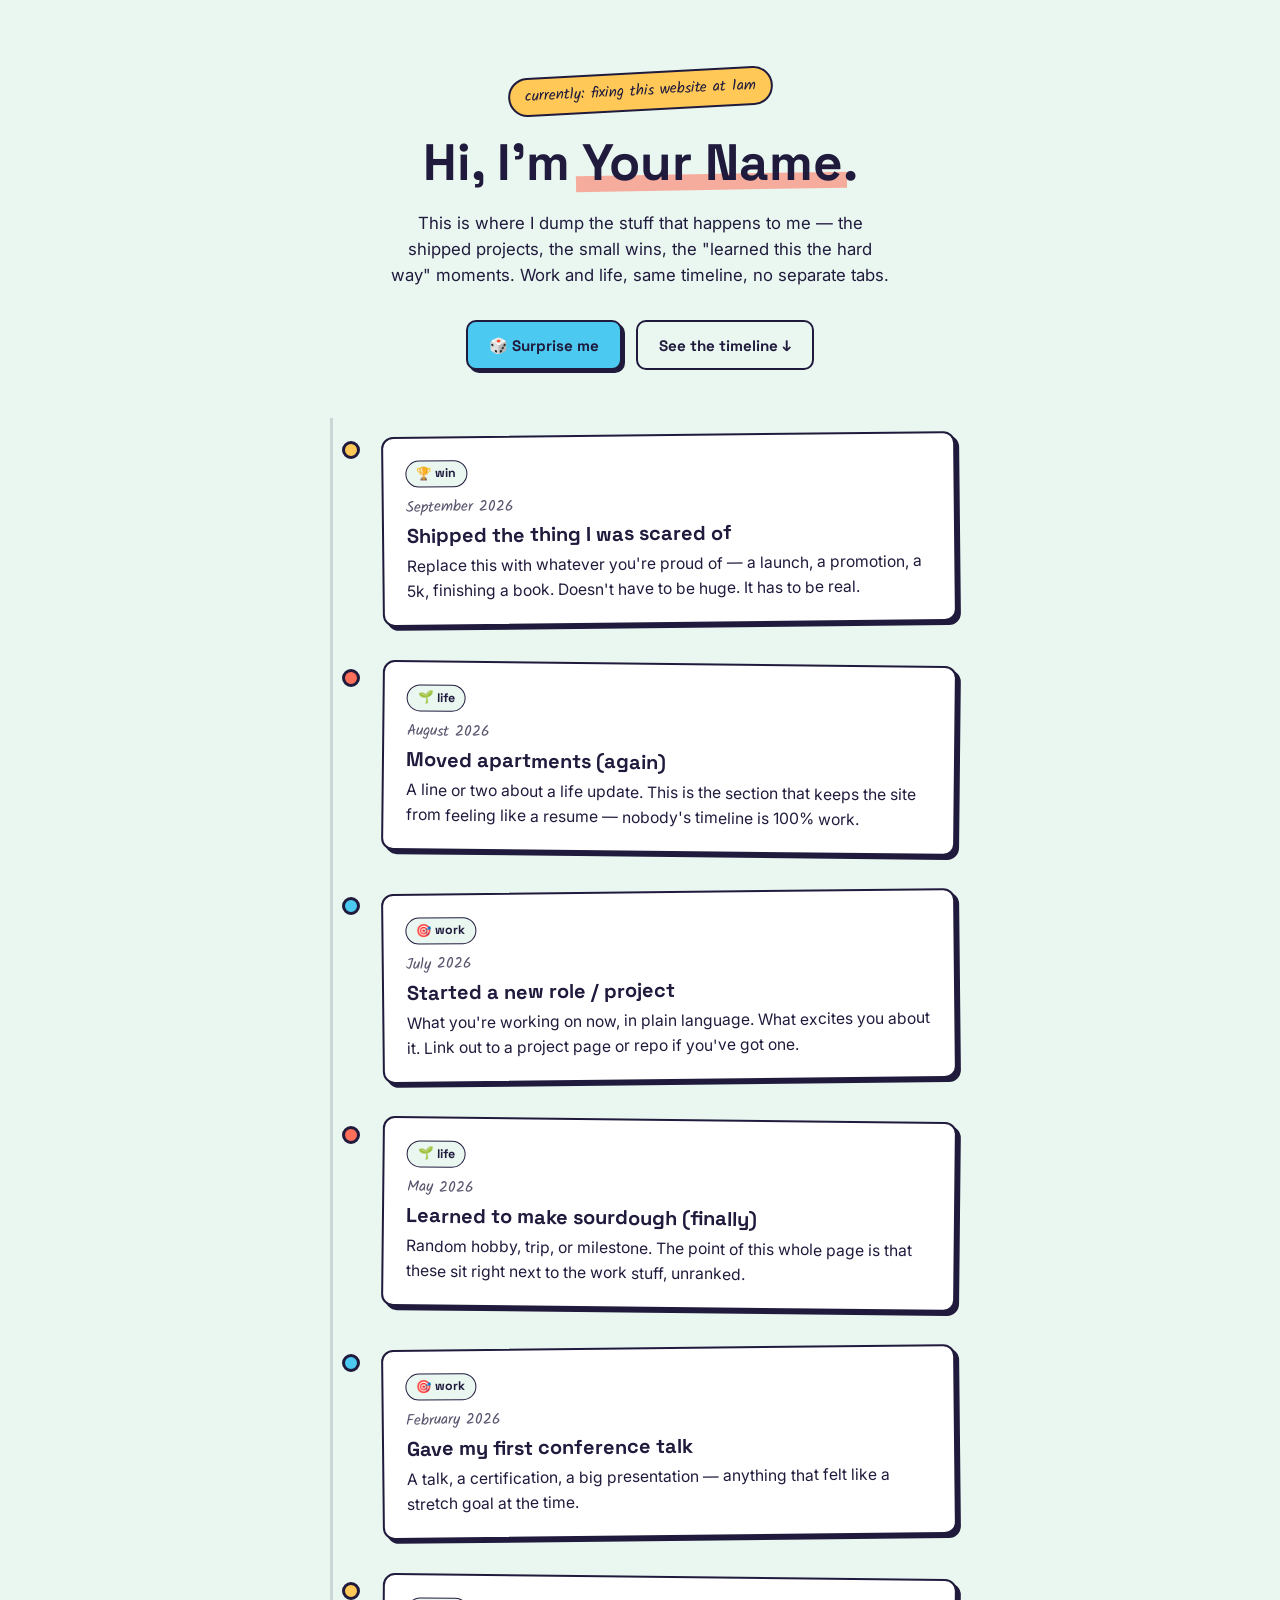
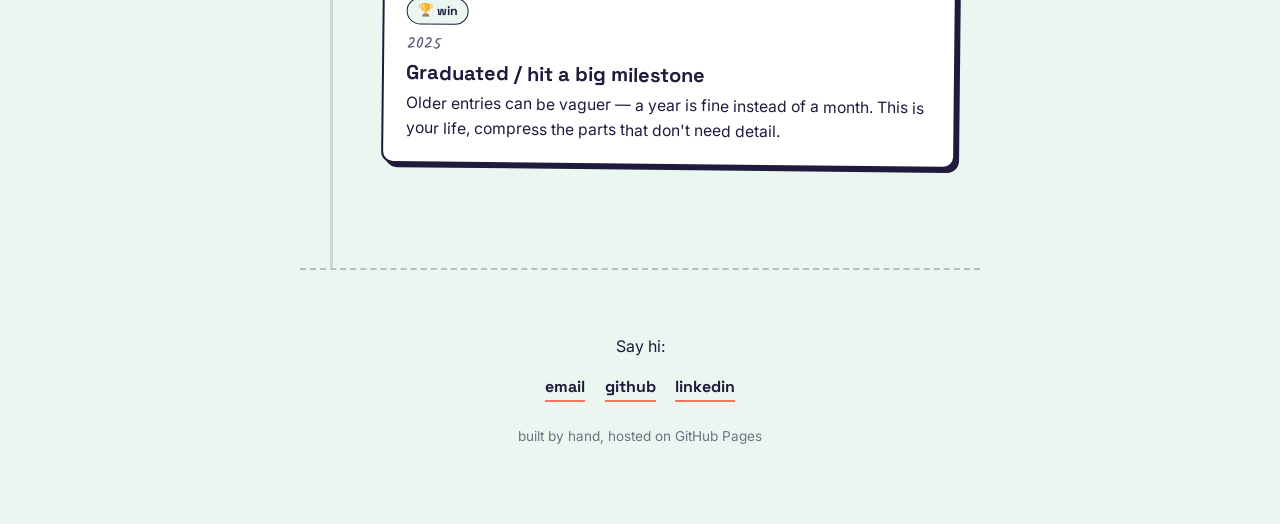
<file: Index.html>
<!DOCTYPE html>
<html lang="en">
<head>
<meta charset="UTF-8">
<meta name="viewport" content="width=device-width, initial-scale=1.0">
<title>Your Name — Life & Work Log</title>
<meta name="description" content="A running log of things I've built, learned, and lived through.">
<link rel="preconnect" href="https://fonts.googleapis.com">
<link href="https://fonts.googleapis.com/css2?family=Space+Grotesk:wght@500;700&family=Inter:wght@400;500;600&family=Kalam:wght@400;700&display=swap" rel="stylesheet">
<link rel="stylesheet" href="style.css">
</head>
<body>

  <!-- ======================================================
       HEADER
       Swap "Your Name" and the tagline below for your own.
       The rotated sticker text is a little status note —
       change it whenever the mood strikes.
  ======================================================= -->
  <header class="hero">
    <span class="sticker">currently: fixing this website at 1am</span>
    <h1>Hi, I'm <span class="highlight">Your Name</span>.</h1>
    <p class="tagline">This is where I dump the stuff that happens to me —
      the shipped projects, the small wins, the "learned this the hard way" moments.
      Work and life, same timeline, no separate tabs.</p>
    <div class="hero-actions">
      <button id="surprise-btn" class="btn">🎲 Surprise me</button>
      <a href="#timeline" class="btn btn-ghost">See the timeline ↓</a>
    </div>
  </header>

  <!-- ======================================================
       TIMELINE
       Each .entry is one moment. Give it a data-tag of
       "work", "life", or "win" — that controls the chip color.
       Copy/paste an .entry block to add more; newest at top.
  ======================================================= -->
  <main id="timeline" class="timeline">

    <div class="entry" data-tag="win">
      <div class="dot"></div>
      <div class="card">
        <span class="chip">🏆 win</span>
        <time>September 2026</time>
        <h2>Shipped the thing I was scared of</h2>
        <p>Replace this with whatever you're proud of — a launch, a promotion,
          a 5k, finishing a book. Doesn't have to be huge. It has to be real.</p>
      </div>
    </div>

    <div class="entry" data-tag="life">
      <div class="dot"></div>
      <div class="card">
        <span class="chip">🌱 life</span>
        <time>August 2026</time>
        <h2>Moved apartments (again)</h2>
        <p>A line or two about a life update. This is the section that keeps
          the site from feeling like a resume — nobody's timeline is 100% work.</p>
      </div>
    </div>

    <div class="entry" data-tag="work">
      <div class="dot"></div>
      <div class="card">
        <span class="chip">🎯 work</span>
        <time>July 2026</time>
        <h2>Started a new role / project</h2>
        <p>What you're working on now, in plain language. What excites you
          about it. Link out to a project page or repo if you've got one.</p>
      </div>
    </div>

    <div class="entry" data-tag="life">
      <div class="dot"></div>
      <div class="card">
        <span class="chip">🌱 life</span>
        <time>May 2026</time>
        <h2>Learned to make sourdough (finally)</h2>
        <p>Random hobby, trip, or milestone. The point of this whole page is
          that these sit right next to the work stuff, unranked.</p>
      </div>
    </div>

    <div class="entry" data-tag="work">
      <div class="dot"></div>
      <div class="card">
        <span class="chip">🎯 work</span>
        <time>February 2026</time>
        <h2>Gave my first conference talk</h2>
        <p>A talk, a certification, a big presentation — anything that felt
          like a stretch goal at the time.</p>
      </div>
    </div>

    <div class="entry" data-tag="win">
      <div class="dot"></div>
      <div class="card">
        <span class="chip">🏆 win</span>
        <time>2025</time>
        <h2>Graduated / hit a big milestone</h2>
        <p>Older entries can be vaguer — a year is fine instead of a month.
          This is your life, compress the parts that don't need detail.</p>
      </div>
    </div>

  </main>

  <!-- ======================================================
       FOOTER
       Swap in your real links. Delete any row you don't need.
  ======================================================= -->
  <footer class="footer">
    <p>Say hi:</p>
    <div class="links">
      <a href="mailto:you@example.com">email</a>
      <a href="https://github.com/yourusername" target="_blank" rel="noopener">github</a>
      <a href="https://www.linkedin.com/in/yourusername" target="_blank" rel="noopener">linkedin</a>
    </div>
    <p class="fine-print">built by hand, hosted on GitHub Pages</p>
  </footer>

  <script src="script.js"></script>
</body>
</html>
</file>
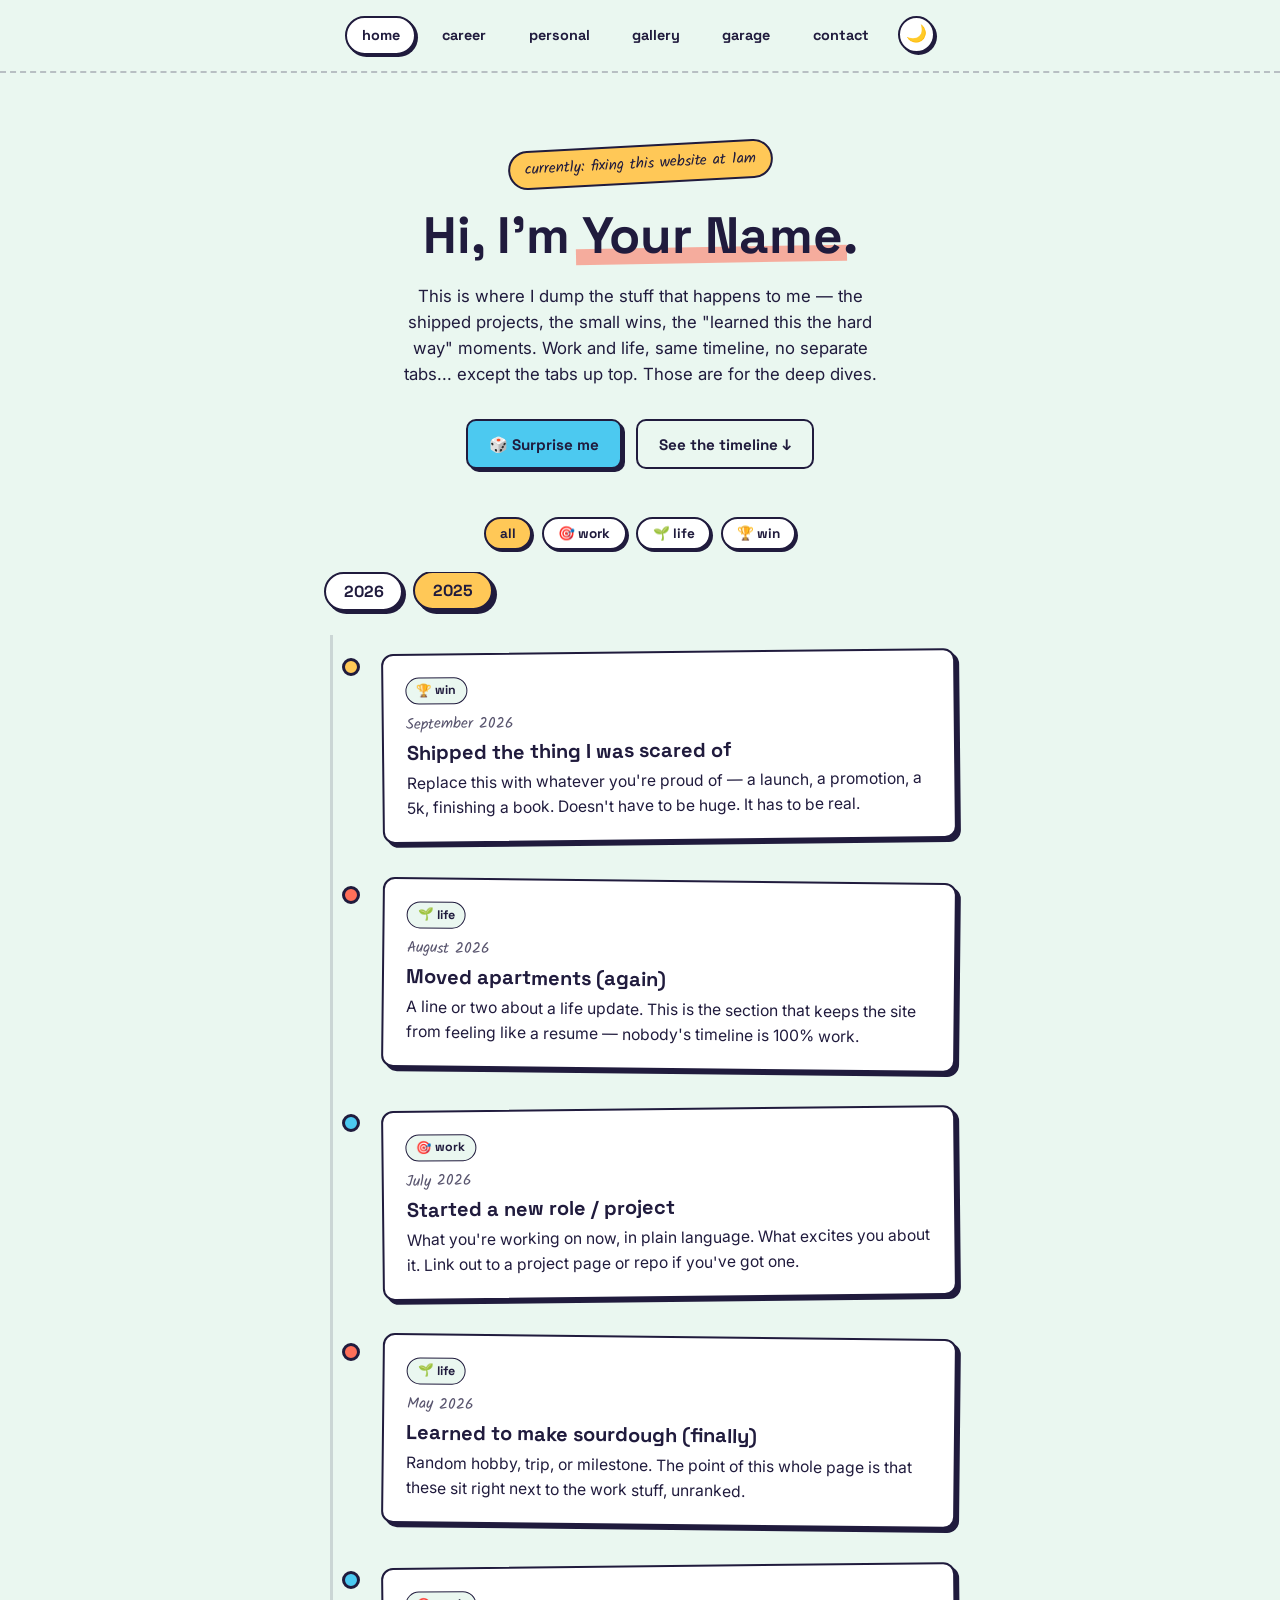
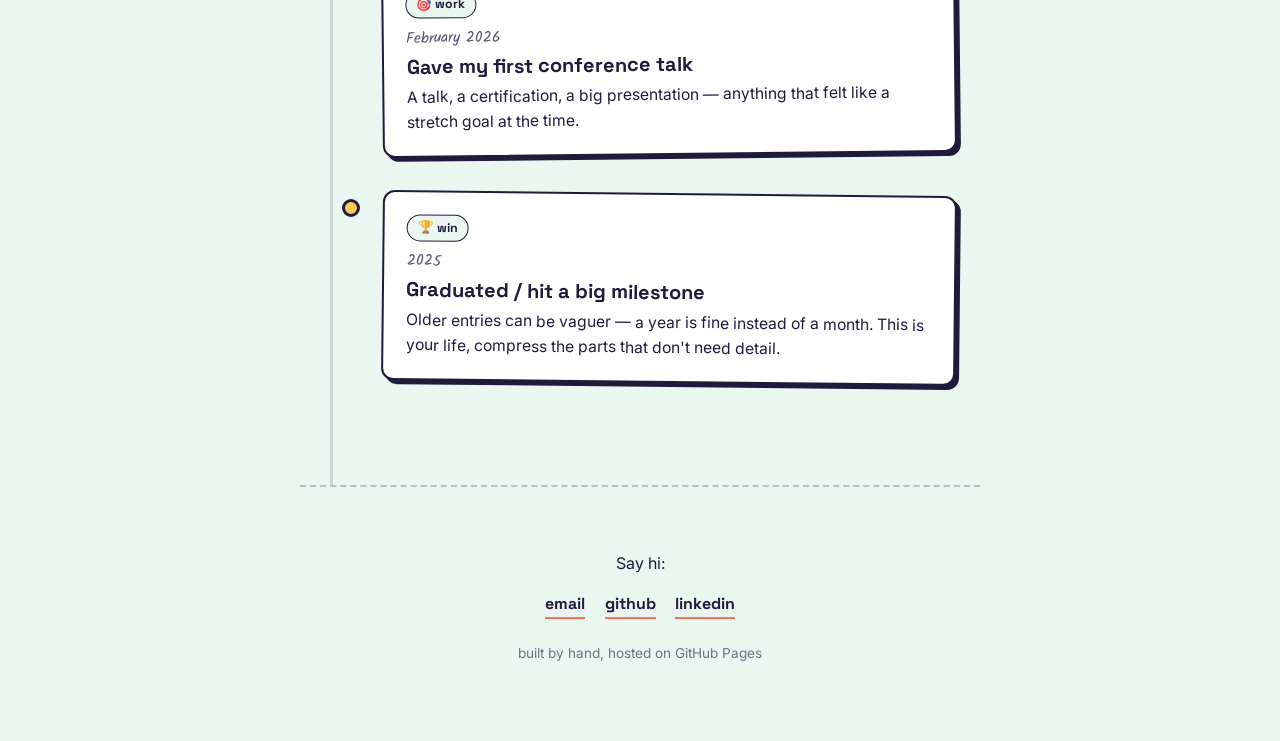
<file: index.html>
<!DOCTYPE html>
<html lang="en">
<head>
<meta charset="UTF-8">
<meta name="viewport" content="width=device-width, initial-scale=1.0">
<script>
// Applies the saved (or system) theme before first paint, so there's
// no flash of the wrong theme when the page loads.
(function () {
  try {
    var t = localStorage.getItem('theme') || (window.matchMedia('(prefers-color-scheme: dark)').matches ? 'dark' : 'light');
    document.documentElement.setAttribute('data-theme', t);
  } catch (e) {}
})();
</script>
<title>Your Name — Life & Work Log</title>
<meta name="description" content="A running log of things I've built, learned, and lived through.">
<link rel="preconnect" href="https://fonts.googleapis.com">
<link href="https://fonts.googleapis.com/css2?family=Space+Grotesk:wght@500;700&family=Inter:wght@400;500;600&family=Kalam:wght@400;700&display=swap" rel="stylesheet">
<link rel="stylesheet" href="style.css">
</head>
<body>
<div id="transition-overlay"></div>
<script>
// If we're arriving from an in-site nav click, start fully covered
// (see script.js) so the reveal animation plays instead of a flash
// of raw content.
(function () {
  try {
    var reduce = window.matchMedia('(prefers-reduced-motion: reduce)').matches;
    if (!reduce && sessionStorage.getItem('pt-nav') === '1') {
      document.getElementById('transition-overlay').classList.add('is-covering');
    } else {
      sessionStorage.removeItem('pt-nav');
    }
  } catch (e) {}
})();
</script>
<div class="page">

  <!-- ======================================================
       SITE NAV — same block goes at the top of every page.
       Just change which link has class="nav-tab active".
  ======================================================= -->
  <nav class="site-nav">
    <a href="index.html" class="nav-tab active">home</a>
    <a href="career.html" class="nav-tab">career</a>
    <a href="personal.html" class="nav-tab">personal</a>
    <a href="gallery.html" class="nav-tab">gallery</a>
    <a href="garage.html" class="nav-tab">garage</a>
    <a href="contact.html" class="nav-tab">contact</a>
    <button id="theme-toggle" class="theme-toggle" aria-label="Switch to dark mode">🌙</button>
  </nav>

  <!-- ======================================================
       HEADER
       Swap "Your Name" and the tagline below for your own.
  ======================================================= -->
  <header class="hero">
    <span class="sticker">currently: fixing this website at 1am</span>
    <h1>Hi, I'm <span class="highlight">Your Name</span>.</h1>
    <p class="tagline">This is where I dump the stuff that happens to me —
      the shipped projects, the small wins, the "learned this the hard way" moments.
      Work and life, same timeline, no separate tabs... except the tabs up top. Those are for the deep dives.</p>
    <div class="hero-actions">
      <button id="surprise-btn" class="btn">🎲 Surprise me</button>
      <a href="#timeline" class="btn btn-ghost">See the timeline ↓</a>
    </div>
  </header>

  <!-- ======================================================
       TAG FILTER
       Click a chip to show only that category of entry below.
       Purely cosmetic to add/remove — the filtering logic in
       script.js just reads each chip's data-filter value.
  ======================================================= -->
  <div class="year-nav-wrap">
    <div class="tag-filter" id="tag-filter">
      <button class="filter-chip active" data-filter="all">all</button>
      <button class="filter-chip" data-filter="work">🎯 work</button>
      <button class="filter-chip" data-filter="life">🌱 life</button>
      <button class="filter-chip" data-filter="win">🏆 win</button>
    </div>
  </div>

  <!-- ======================================================
       YEAR NAV
       One pill per year that appears in the timeline below.
       Add a new pill (with matching data-year) whenever you
       start a new year of entries.
  ======================================================= -->
  <div class="year-nav-wrap">
    <div class="year-nav" id="year-nav">
      <button class="year-pill" data-year="2026">2026</button>
      <button class="year-pill" data-year="2025">2025</button>
    </div>
  </div>

  <!-- ======================================================
       TIMELINE
       Each .entry needs a data-tag ("work" / "life" / "win")
       AND a data-year matching one of the pills above.
       Copy/paste an .entry block to add more; newest at top.
  ======================================================= -->
  <main id="timeline" class="timeline">

    <div class="entry" data-tag="win" data-year="2026">
      <div class="dot"></div>
      <div class="card">
        <span class="chip">🏆 win</span>
        <time>September 2026</time>
        <h2>Shipped the thing I was scared of</h2>
        <p>Replace this with whatever you're proud of — a launch, a promotion,
          a 5k, finishing a book. Doesn't have to be huge. It has to be real.</p>
      </div>
    </div>

    <div class="entry" data-tag="life" data-year="2026">
      <div class="dot"></div>
      <div class="card">
        <span class="chip">🌱 life</span>
        <time>August 2026</time>
        <h2>Moved apartments (again)</h2>
        <p>A line or two about a life update. This is the section that keeps
          the site from feeling like a resume — nobody's timeline is 100% work.</p>
      </div>
    </div>

    <div class="entry" data-tag="work" data-year="2026">
      <div class="dot"></div>
      <div class="card">
        <span class="chip">🎯 work</span>
        <time>July 2026</time>
        <h2>Started a new role / project</h2>
        <p>What you're working on now, in plain language. What excites you
          about it. Link out to a project page or repo if you've got one.</p>
      </div>
    </div>

    <div class="entry" data-tag="life" data-year="2026">
      <div class="dot"></div>
      <div class="card">
        <span class="chip">🌱 life</span>
        <time>May 2026</time>
        <h2>Learned to make sourdough (finally)</h2>
        <p>Random hobby, trip, or milestone. The point of this whole page is
          that these sit right next to the work stuff, unranked.</p>
      </div>
    </div>

    <div class="entry" data-tag="work" data-year="2026">
      <div class="dot"></div>
      <div class="card">
        <span class="chip">🎯 work</span>
        <time>February 2026</time>
        <h2>Gave my first conference talk</h2>
        <p>A talk, a certification, a big presentation — anything that felt
          like a stretch goal at the time.</p>
      </div>
    </div>

    <div class="entry" data-tag="win" data-year="2025">
      <div class="dot"></div>
      <div class="card">
        <span class="chip">🏆 win</span>
        <time>2025</time>
        <h2>Graduated / hit a big milestone</h2>
        <p>Older entries can be vaguer — a year is fine instead of a month.
          This is your life, compress the parts that don't need detail.</p>
      </div>
    </div>

  </main>

  <!-- ======================================================
       FOOTER
       Swap in your real links. Delete any row you don't need.
  ======================================================= -->
  <footer class="footer">
    <p>Say hi:</p>
    <div class="links">
      <a href="mailto:you@example.com">email</a>
      <a href="https://github.com/yourusername" target="_blank" rel="noopener">github</a>
      <a href="https://www.linkedin.com/in/yourusername" target="_blank" rel="noopener">linkedin</a>
    </div>
    <p class="fine-print">built by hand, hosted on GitHub Pages</p>
  </footer>


</div>
<script src="script.js"></script>
</body>
</html>
</file>
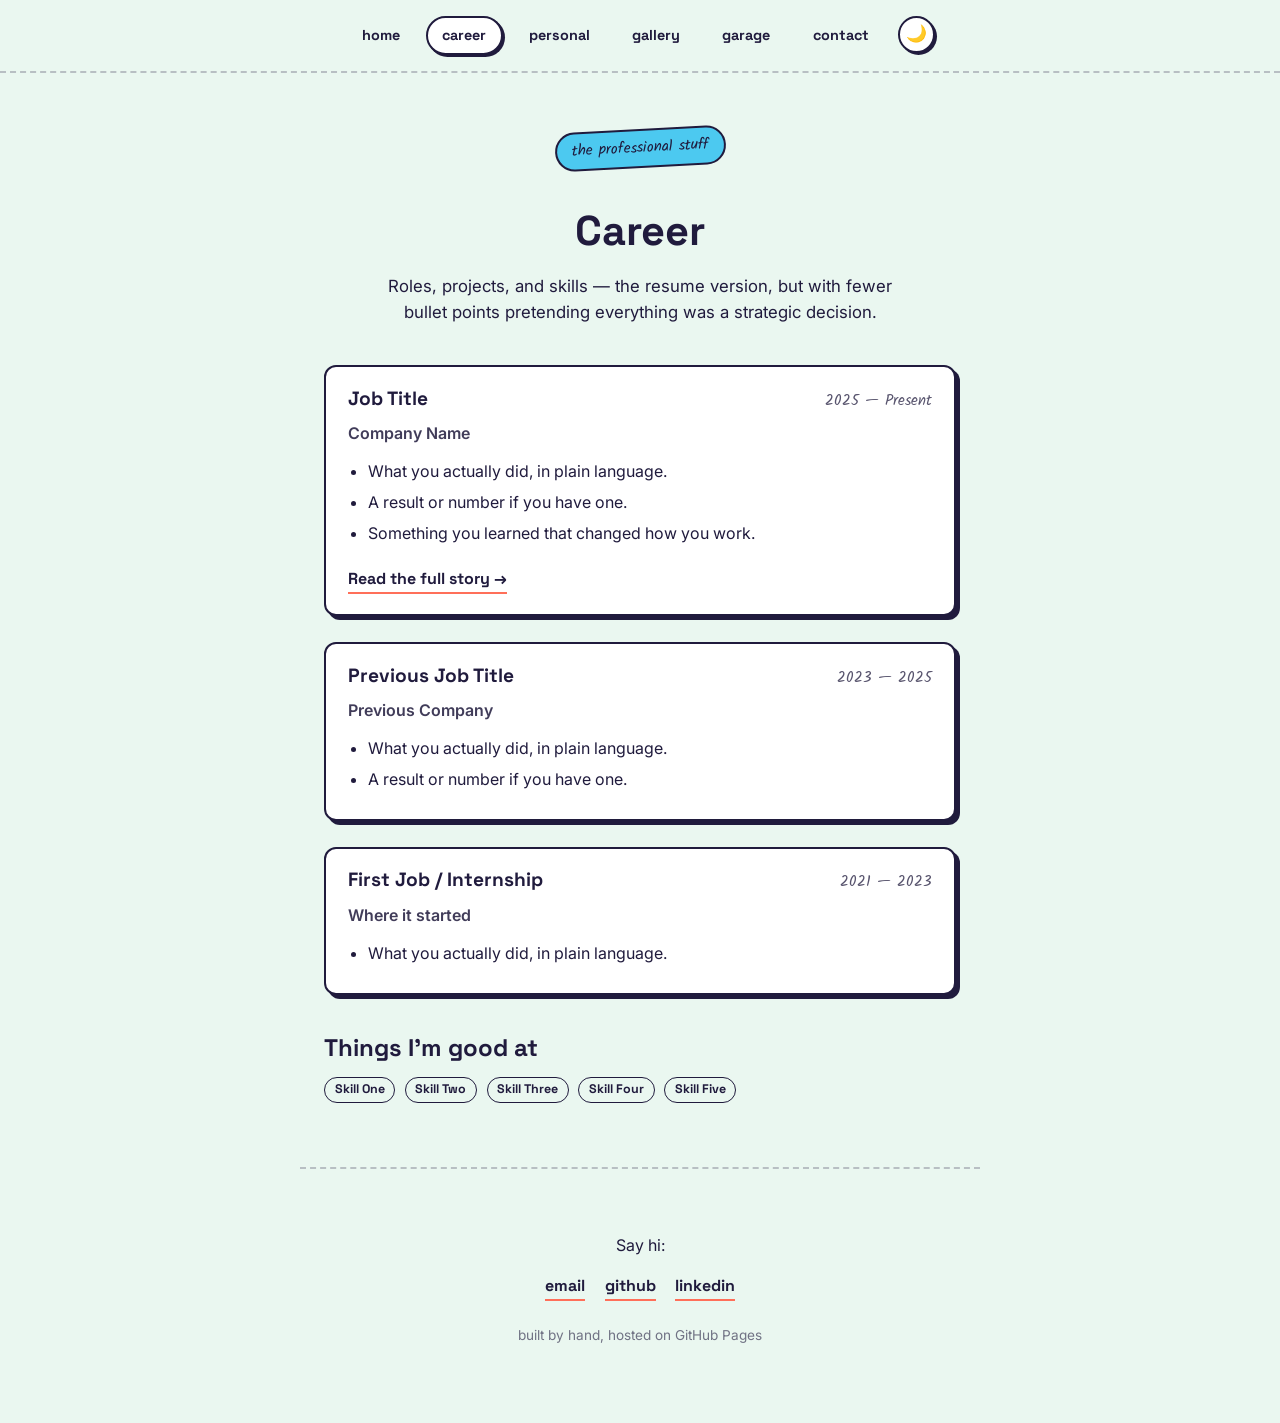
<file: career.html>
<!DOCTYPE html>
<html lang="en">
<head>
<meta charset="UTF-8">
<meta name="viewport" content="width=device-width, initial-scale=1.0">
<script>
(function () {
  try {
    var t = localStorage.getItem('theme') || (window.matchMedia('(prefers-color-scheme: dark)').matches ? 'dark' : 'light');
    document.documentElement.setAttribute('data-theme', t);
  } catch (e) {}
})();
</script>
<title>Career — Your Name</title>
<link rel="preconnect" href="https://fonts.googleapis.com">
<link href="https://fonts.googleapis.com/css2?family=Space+Grotesk:wght@500;700&family=Inter:wght@400;500;600&family=Kalam:wght@400;700&display=swap" rel="stylesheet">
<link rel="stylesheet" href="style.css">
</head>
<body>
<div id="transition-overlay"></div>
<script>
(function () {
  try {
    var reduce = window.matchMedia('(prefers-reduced-motion: reduce)').matches;
    if (!reduce && sessionStorage.getItem('pt-nav') === '1') {
      document.getElementById('transition-overlay').classList.add('is-covering');
    } else {
      sessionStorage.removeItem('pt-nav');
    }
  } catch (e) {}
})();
</script>
<div class="page">

  <nav class="site-nav">
    <a href="index.html" class="nav-tab">home</a>
    <a href="career.html" class="nav-tab active">career</a>
    <a href="personal.html" class="nav-tab">personal</a>
    <a href="gallery.html" class="nav-tab">gallery</a>
    <a href="garage.html" class="nav-tab">garage</a>
    <a href="contact.html" class="nav-tab">contact</a>
    <button id="theme-toggle" class="theme-toggle" aria-label="Switch to dark mode">🌙</button>
  </nav>

  <header class="page-header">
    <span class="sticker sticker-sky">the professional stuff</span>
    <h1>Career</h1>
    <p class="tagline">Roles, projects, and skills — the resume version,
      but with fewer bullet points pretending everything was a strategic decision.</p>
  </header>

  <!-- ======================================================
       ROLE LIST
       Copy/paste a .role block for each job or project.
       Newest at top.
  ======================================================= -->
  <main class="page-content">

    <div class="role">
      <div class="role-head">
        <h2>Job Title</h2>
        <time>2025 — Present</time>
      </div>
      <p class="role-company">Company Name</p>
      <ul class="role-points">
        <li>What you actually did, in plain language.</li>
        <li>A result or number if you have one.</li>
        <li>Something you learned that changed how you work.</li>
      </ul>
      <!-- Example of linking a role to a full write-up. Duplicate
           posts/example-project.html for each project worth expanding on. -->
      <a class="read-more" href="posts/example-project.html">Read the full story →</a>
    </div>

    <div class="role">
      <div class="role-head">
        <h2>Previous Job Title</h2>
        <time>2023 — 2025</time>
      </div>
      <p class="role-company">Previous Company</p>
      <ul class="role-points">
        <li>What you actually did, in plain language.</li>
        <li>A result or number if you have one.</li>
      </ul>
    </div>

    <div class="role">
      <div class="role-head">
        <h2>First Job / Internship</h2>
        <time>2021 — 2023</time>
      </div>
      <p class="role-company">Where it started</p>
      <ul class="role-points">
        <li>What you actually did, in plain language.</li>
      </ul>
    </div>

    <!-- ======================================================
         SKILLS
         Just a flat list of tag chips — add or remove freely.
    ======================================================= -->
    <section class="skills-section">
      <h2>Things I'm good at</h2>
      <div class="tag-cloud">
        <span class="chip">Skill One</span>
        <span class="chip">Skill Two</span>
        <span class="chip">Skill Three</span>
        <span class="chip">Skill Four</span>
        <span class="chip">Skill Five</span>
      </div>
    </section>

  </main>

  <footer class="footer">
    <p>Say hi:</p>
    <div class="links">
      <a href="mailto:you@example.com">email</a>
      <a href="https://github.com/yourusername" target="_blank" rel="noopener">github</a>
      <a href="https://www.linkedin.com/in/yourusername" target="_blank" rel="noopener">linkedin</a>
    </div>
    <p class="fine-print">built by hand, hosted on GitHub Pages</p>
  </footer>

</div>
<script src="script.js"></script>
</body>
</html>
</file>
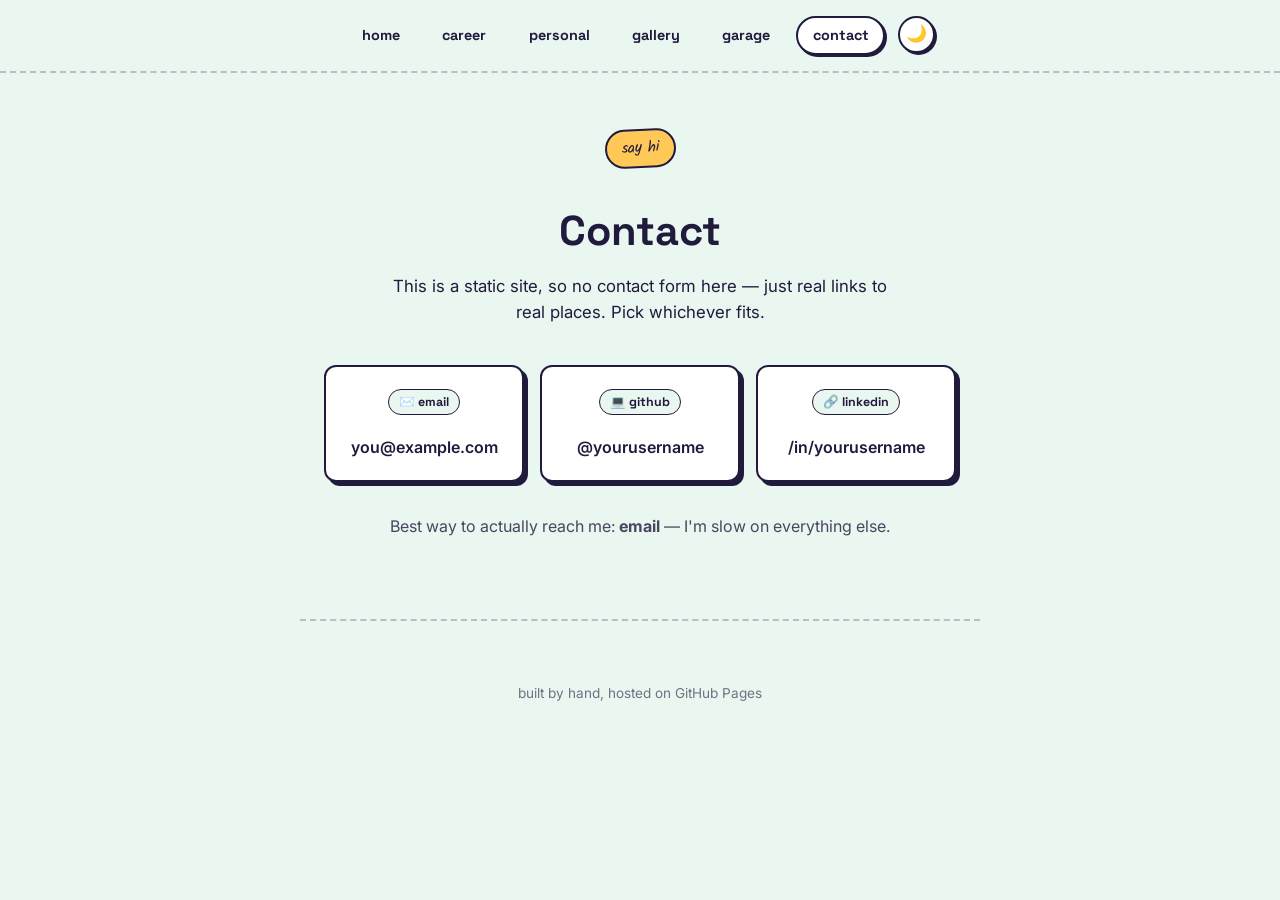
<file: contact.html>
<!DOCTYPE html>
<html lang="en">
<head>
<meta charset="UTF-8">
<meta name="viewport" content="width=device-width, initial-scale=1.0">
<script>
(function () {
  try {
    var t = localStorage.getItem('theme') || (window.matchMedia('(prefers-color-scheme: dark)').matches ? 'dark' : 'light');
    document.documentElement.setAttribute('data-theme', t);
  } catch (e) {}
})();
</script>
<title>Contact — Your Name</title>
<link rel="preconnect" href="https://fonts.googleapis.com">
<link href="https://fonts.googleapis.com/css2?family=Space+Grotesk:wght@500;700&family=Inter:wght@400;500;600&family=Kalam:wght@400;700&display=swap" rel="stylesheet">
<link rel="stylesheet" href="style.css">
</head>
<body>
<div id="transition-overlay"></div>
<script>
(function () {
  try {
    var reduce = window.matchMedia('(prefers-reduced-motion: reduce)').matches;
    if (!reduce && sessionStorage.getItem('pt-nav') === '1') {
      document.getElementById('transition-overlay').classList.add('is-covering');
    } else {
      sessionStorage.removeItem('pt-nav');
    }
  } catch (e) {}
})();
</script>
<div class="page">

  <nav class="site-nav">
    <a href="index.html" class="nav-tab">home</a>
    <a href="career.html" class="nav-tab">career</a>
    <a href="personal.html" class="nav-tab">personal</a>
    <a href="gallery.html" class="nav-tab">gallery</a>
    <a href="garage.html" class="nav-tab">garage</a>
    <a href="contact.html" class="nav-tab active">contact</a>
    <button id="theme-toggle" class="theme-toggle" aria-label="Switch to dark mode">🌙</button>
  </nav>

  <header class="page-header">
    <span class="sticker sticker-yellow">say hi</span>
    <h1>Contact</h1>
    <p class="tagline">This is a static site, so no contact form here —
      just real links to real places. Pick whichever fits.</p>
  </header>

  <!-- ======================================================
       CONTACT CARDS
       Edit the href and label on each. Delete rows you don't need,
       copy the block to add more (Twitter/X, Instagram, a resume PDF, etc).
  ======================================================= -->
  <main class="page-content">

    <div class="contact-grid">
      <a class="contact-card" href="mailto:you@example.com">
        <span class="chip">✉️ email</span>
        <p>you@example.com</p>
      </a>

      <a class="contact-card" href="https://github.com/yourusername" target="_blank" rel="noopener">
        <span class="chip">💻 github</span>
        <p>@yourusername</p>
      </a>

      <a class="contact-card" href="https://www.linkedin.com/in/yourusername" target="_blank" rel="noopener">
        <span class="chip">🔗 linkedin</span>
        <p>/in/yourusername</p>
      </a>
    </div>

    <p class="contact-note">Best way to actually reach me: <strong>email</strong> —
      I'm slow on everything else.</p>

  </main>

  <footer class="footer">
    <p class="fine-print">built by hand, hosted on GitHub Pages</p>
  </footer>

</div>
<script src="script.js"></script>
</body>
</html>
</file>
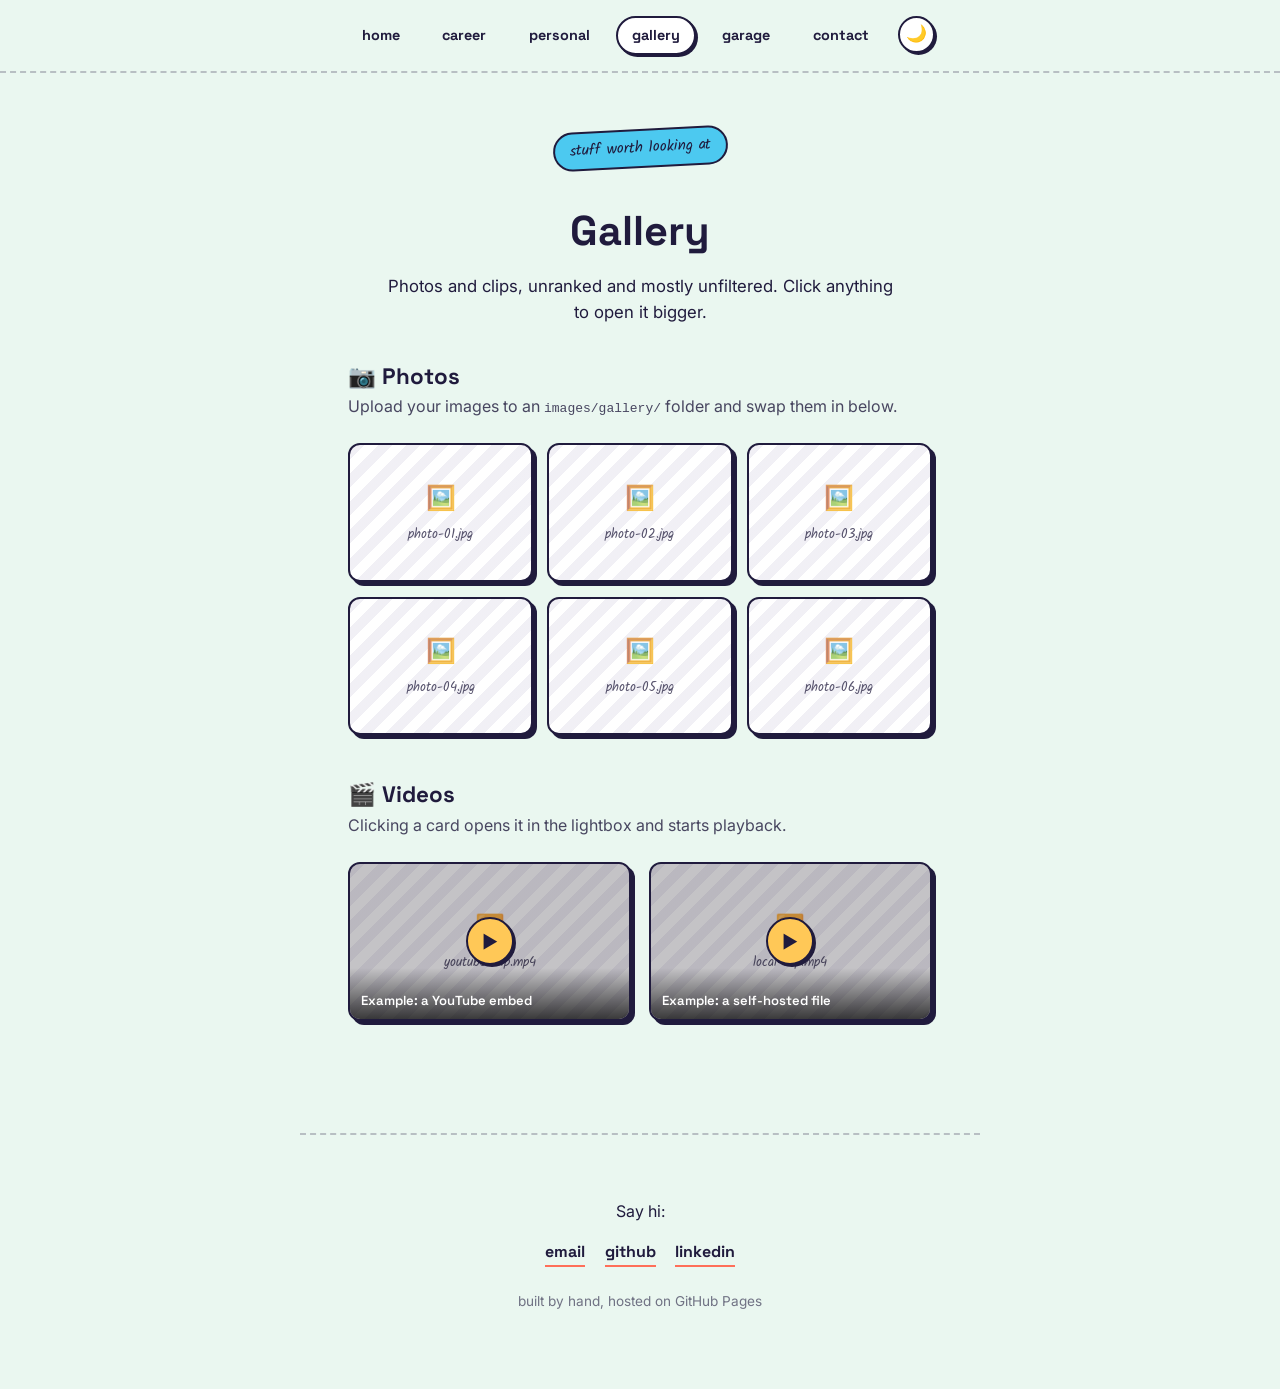
<file: gallery.html>
<!DOCTYPE html>
<html lang="en">
<head>
<meta charset="UTF-8">
<meta name="viewport" content="width=device-width, initial-scale=1.0">
<script>
(function () {
  try {
    var t = localStorage.getItem('theme') || (window.matchMedia('(prefers-color-scheme: dark)').matches ? 'dark' : 'light');
    document.documentElement.setAttribute('data-theme', t);
  } catch (e) {}
})();
</script>
<title>Gallery — Your Name</title>
<link rel="preconnect" href="https://fonts.googleapis.com">
<link href="https://fonts.googleapis.com/css2?family=Space+Grotesk:wght@500;700&family=Inter:wght@400;500;600&family=Kalam:wght@400;700&display=swap" rel="stylesheet">
<link rel="stylesheet" href="style.css">
</head>
<body>
<div id="transition-overlay"></div>
<script>
(function () {
  try {
    var reduce = window.matchMedia('(prefers-reduced-motion: reduce)').matches;
    if (!reduce && sessionStorage.getItem('pt-nav') === '1') {
      document.getElementById('transition-overlay').classList.add('is-covering');
    } else {
      sessionStorage.removeItem('pt-nav');
    }
  } catch (e) {}
})();
</script>
<div class="page">

  <nav class="site-nav">
    <a href="index.html" class="nav-tab">home</a>
    <a href="career.html" class="nav-tab">career</a>
    <a href="personal.html" class="nav-tab">personal</a>
    <a href="gallery.html" class="nav-tab active">gallery</a>
    <a href="garage.html" class="nav-tab">garage</a>
    <a href="contact.html" class="nav-tab">contact</a>
    <button id="theme-toggle" class="theme-toggle" aria-label="Switch to dark mode">🌙</button>
  </nav>

  <header class="page-header">
    <span class="sticker sticker-sky">stuff worth looking at</span>
    <h1>Gallery</h1>
    <p class="tagline">Photos and clips, unranked and mostly unfiltered.
      Click anything to open it bigger.</p>
  </header>

  <main class="page-content">

    <!-- ======================================================
         PHOTOS
         Each .gallery-item currently holds a dashed placeholder —
         replace the whole <div class="placeholder-fill">...</div>
         with:  <img src="images/gallery/your-file.jpg" alt="...">
         Keep the .gallery-caption span if you want a caption to
         show on hover; delete it if you don't.
         Add or remove .gallery-item blocks freely — the lightbox
         and grid pick up however many are on the page.
    ======================================================= -->
    <section>
      <div class="section-heading">
        <h2>📷 Photos</h2>
        <p>Upload your images to an <code>images/gallery/</code> folder and swap
          them in below.</p>
      </div>

      <div class="gallery-grid">
        <div class="gallery-item">
          <div class="placeholder-fill">
            <span class="ph-icon">🖼️</span>
            <span>photo-01.jpg</span>
          </div>
          <span class="gallery-caption">Add a one-line caption here</span>
        </div>
        <div class="gallery-item">
          <div class="placeholder-fill">
            <span class="ph-icon">🖼️</span>
            <span>photo-02.jpg</span>
          </div>
          <span class="gallery-caption">Add a one-line caption here</span>
        </div>
        <div class="gallery-item">
          <div class="placeholder-fill">
            <span class="ph-icon">🖼️</span>
            <span>photo-03.jpg</span>
          </div>
          <span class="gallery-caption">Add a one-line caption here</span>
        </div>
        <div class="gallery-item">
          <div class="placeholder-fill">
            <span class="ph-icon">🖼️</span>
            <span>photo-04.jpg</span>
          </div>
          <span class="gallery-caption">Add a one-line caption here</span>
        </div>
        <div class="gallery-item">
          <div class="placeholder-fill">
            <span class="ph-icon">🖼️</span>
            <span>photo-05.jpg</span>
          </div>
          <span class="gallery-caption">Add a one-line caption here</span>
        </div>
        <div class="gallery-item">
          <div class="placeholder-fill">
            <span class="ph-icon">🖼️</span>
            <span>photo-06.jpg</span>
          </div>
          <span class="gallery-caption">Add a one-line caption here</span>
        </div>
      </div>
    </section>

    <!-- ======================================================
         VIDEOS
         Two patterns are supported — pick whichever fits each video:

         1) Hosted elsewhere (YouTube, Vimeo, etc.) — add the embed
            URL as data-embed on the .video-item:
              <div class="video-item" data-embed="https://www.youtube.com/embed/VIDEO_ID">

         2) A video file sitting in your own images/videos folder —
            add it as data-video instead:
              <div class="video-item" data-video="images/videos/your-clip.mp4">

         Either way, swap the placeholder thumbnail <div> for a real
         poster image the same way you would a gallery photo.
    ======================================================= -->
    <section>
      <div class="section-heading">
        <h2>🎬 Videos</h2>
        <p>Clicking a card opens it in the lightbox and starts playback.</p>
      </div>

      <div class="video-grid">
        <div class="video-item" data-embed="https://www.youtube.com/embed/YOUR_VIDEO_ID">
          <div class="placeholder-fill" style="height:100%;">
            <span class="ph-icon">▶️</span>
            <span>youtube-clip.mp4</span>
          </div>
          <div class="play-badge"><span>▶</span></div>
          <span class="video-caption">Example: a YouTube embed</span>
        </div>
        <div class="video-item" data-video="images/videos/your-clip.mp4">
          <div class="placeholder-fill" style="height:100%;">
            <span class="ph-icon">▶️</span>
            <span>local-clip.mp4</span>
          </div>
          <div class="play-badge"><span>▶</span></div>
          <span class="video-caption">Example: a self-hosted file</span>
        </div>
      </div>
    </section>

  </main>

  <footer class="footer">
    <p>Say hi:</p>
    <div class="links">
      <a href="mailto:you@example.com">email</a>
      <a href="https://github.com/yourusername" target="_blank" rel="noopener">github</a>
      <a href="https://www.linkedin.com/in/yourusername" target="_blank" rel="noopener">linkedin</a>
    </div>
    <p class="fine-print">built by hand, hosted on GitHub Pages</p>
  </footer>

</div>
<script src="script.js"></script>
</body>
</html>
</file>
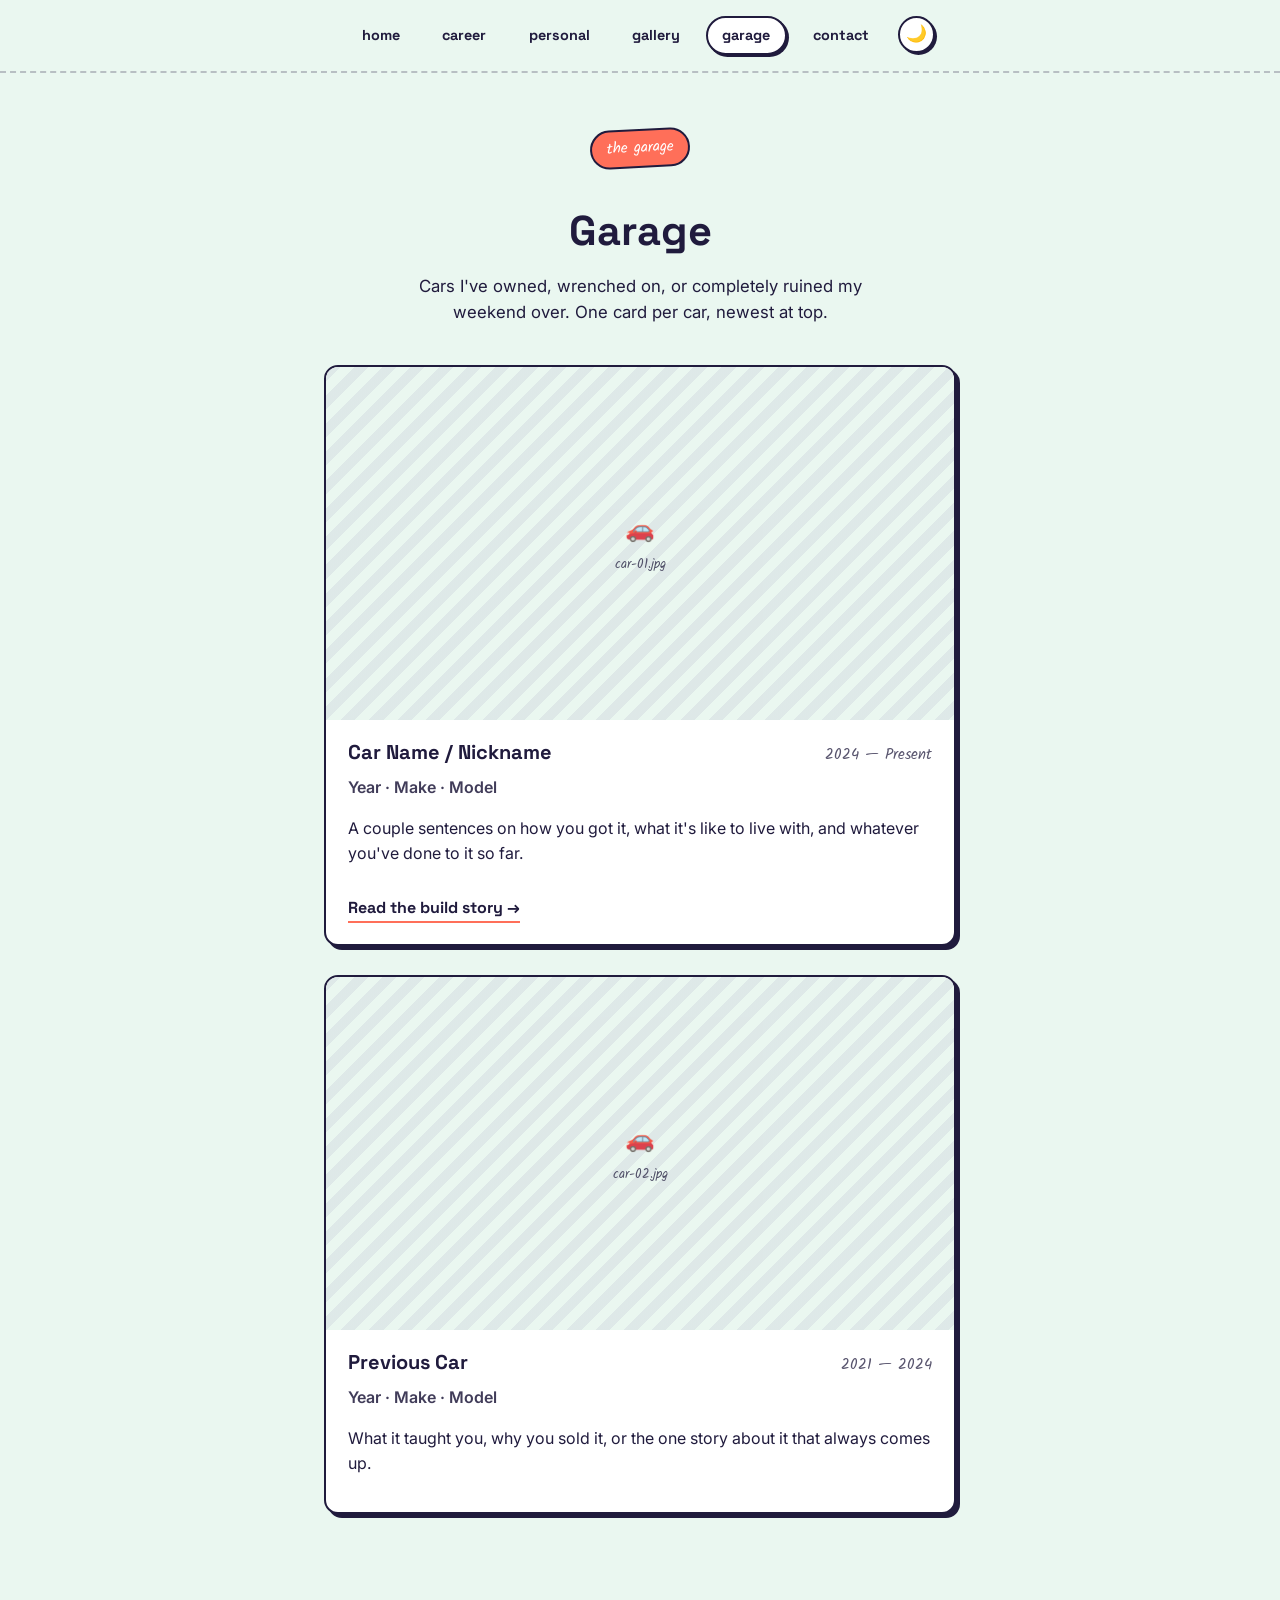
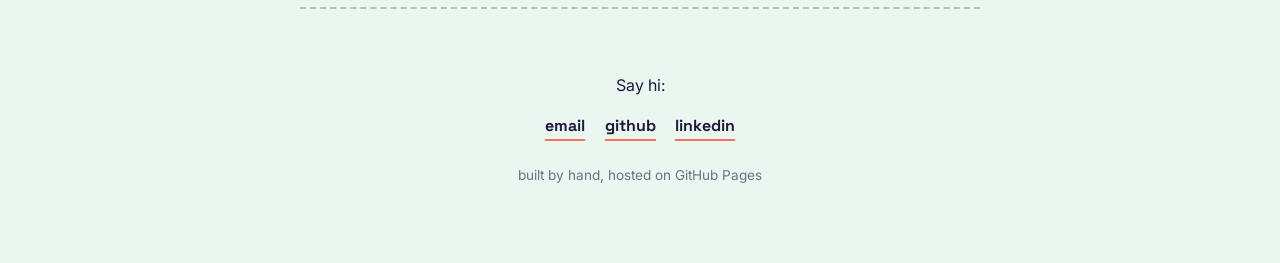
<file: garage.html>
<!DOCTYPE html>
<html lang="en">
<head>
<meta charset="UTF-8">
<meta name="viewport" content="width=device-width, initial-scale=1.0">
<script>
(function () {
  try {
    var t = localStorage.getItem('theme') || (window.matchMedia('(prefers-color-scheme: dark)').matches ? 'dark' : 'light');
    document.documentElement.setAttribute('data-theme', t);
  } catch (e) {}
})();
</script>
<title>Garage — Your Name</title>
<link rel="preconnect" href="https://fonts.googleapis.com">
<link href="https://fonts.googleapis.com/css2?family=Space+Grotesk:wght@500;700&family=Inter:wght@400;500;600&family=Kalam:wght@400;700&display=swap" rel="stylesheet">
<link rel="stylesheet" href="style.css">
</head>
<body>
<div id="transition-overlay"></div>
<script>
(function () {
  try {
    var reduce = window.matchMedia('(prefers-reduced-motion: reduce)').matches;
    if (!reduce && sessionStorage.getItem('pt-nav') === '1') {
      document.getElementById('transition-overlay').classList.add('is-covering');
    } else {
      sessionStorage.removeItem('pt-nav');
    }
  } catch (e) {}
})();
</script>
<div class="page">

  <nav class="site-nav">
    <a href="index.html" class="nav-tab">home</a>
    <a href="career.html" class="nav-tab">career</a>
    <a href="personal.html" class="nav-tab">personal</a>
    <a href="gallery.html" class="nav-tab">gallery</a>
    <a href="garage.html" class="nav-tab active">garage</a>
    <a href="contact.html" class="nav-tab">contact</a>
    <button id="theme-toggle" class="theme-toggle" aria-label="Switch to dark mode">🌙</button>
  </nav>

  <header class="page-header">
    <span class="sticker sticker-coral">the garage</span>
    <h1>Garage</h1>
    <p class="tagline">Cars I've owned, wrenched on, or completely
      ruined my weekend over. One card per car, newest at top.</p>
  </header>

  <!-- ======================================================
       CAR CARDS
       Copy/paste a .car-card block for each car. The photo div
       is a placeholder — replace its contents with:
         <img src="images/garage/your-car.jpg" alt="...">
       "Read the build story" links out to a full write-up in
       /posts/ — see posts/first-car.html for the template, or
       just delete the link if a card doesn't need one.
  ======================================================= -->
  <main class="page-content">

    <div class="car-card">
      <div class="car-photo">
        <div class="placeholder-fill" style="height:100%;">
          <span class="ph-icon">🚗</span>
          <span>car-01.jpg</span>
        </div>
      </div>
      <div class="car-body">
        <div class="car-head">
          <h2>Car Name / Nickname</h2>
          <time>2024 — Present</time>
        </div>
        <p class="car-sub">Year · Make · Model</p>
        <p>A couple sentences on how you got it, what it's like to live
          with, and whatever you've done to it so far.</p>
        <a class="read-more" href="posts/first-car.html">Read the build story →</a>
      </div>
    </div>

    <div class="car-card">
      <div class="car-photo">
        <div class="placeholder-fill" style="height:100%;">
          <span class="ph-icon">🚗</span>
          <span>car-02.jpg</span>
        </div>
      </div>
      <div class="car-body">
        <div class="car-head">
          <h2>Previous Car</h2>
          <time>2021 — 2024</time>
        </div>
        <p class="car-sub">Year · Make · Model</p>
        <p>What it taught you, why you sold it, or the one story about it
          that always comes up.</p>
      </div>
    </div>

  </main>

  <footer class="footer">
    <p>Say hi:</p>
    <div class="links">
      <a href="mailto:you@example.com">email</a>
      <a href="https://github.com/yourusername" target="_blank" rel="noopener">github</a>
      <a href="https://www.linkedin.com/in/yourusername" target="_blank" rel="noopener">linkedin</a>
    </div>
    <p class="fine-print">built by hand, hosted on GitHub Pages</p>
  </footer>

</div>
<script src="script.js"></script>
</body>
</html>
</file>
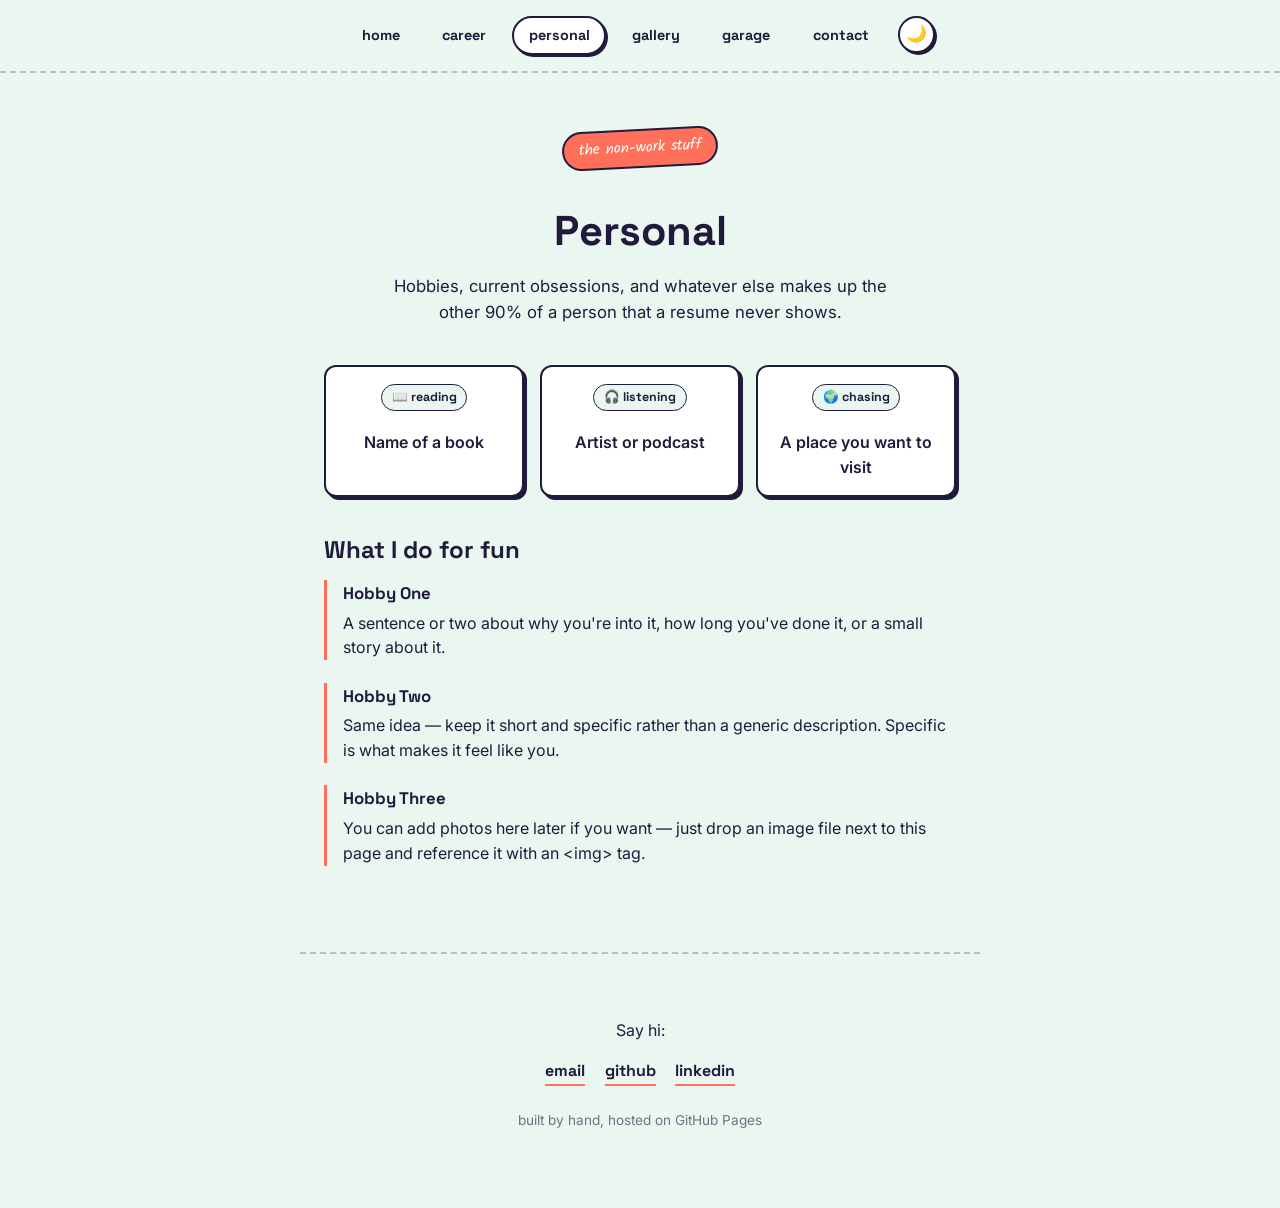
<file: personal.html>
<!DOCTYPE html>
<html lang="en">
<head>
<meta charset="UTF-8">
<meta name="viewport" content="width=device-width, initial-scale=1.0">
<script>
(function () {
  try {
    var t = localStorage.getItem('theme') || (window.matchMedia('(prefers-color-scheme: dark)').matches ? 'dark' : 'light');
    document.documentElement.setAttribute('data-theme', t);
  } catch (e) {}
})();
</script>
<title>Personal — Your Name</title>
<link rel="preconnect" href="https://fonts.googleapis.com">
<link href="https://fonts.googleapis.com/css2?family=Space+Grotesk:wght@500;700&family=Inter:wght@400;500;600&family=Kalam:wght@400;700&display=swap" rel="stylesheet">
<link rel="stylesheet" href="style.css">
</head>
<body>
<div id="transition-overlay"></div>
<script>
(function () {
  try {
    var reduce = window.matchMedia('(prefers-reduced-motion: reduce)').matches;
    if (!reduce && sessionStorage.getItem('pt-nav') === '1') {
      document.getElementById('transition-overlay').classList.add('is-covering');
    } else {
      sessionStorage.removeItem('pt-nav');
    }
  } catch (e) {}
})();
</script>
<div class="page">

  <nav class="site-nav">
    <a href="index.html" class="nav-tab">home</a>
    <a href="career.html" class="nav-tab">career</a>
    <a href="personal.html" class="nav-tab active">personal</a>
    <a href="gallery.html" class="nav-tab">gallery</a>
    <a href="garage.html" class="nav-tab">garage</a>
    <a href="contact.html" class="nav-tab">contact</a>
    <button id="theme-toggle" class="theme-toggle" aria-label="Switch to dark mode">🌙</button>
  </nav>

  <header class="page-header">
    <span class="sticker sticker-coral">the non-work stuff</span>
    <h1>Personal</h1>
    <p class="tagline">Hobbies, current obsessions, and whatever else makes up
      the other 90% of a person that a resume never shows.</p>
  </header>

  <!-- ======================================================
       "RIGHT NOW" MINI-WIDGETS
       Quick snapshot row — edit freely, delete any you don't want.
  ======================================================= -->
  <main class="page-content">

    <section class="now-grid">
      <div class="now-card">
        <span class="chip">📖 reading</span>
        <p>Name of a book</p>
      </div>
      <div class="now-card">
        <span class="chip">🎧 listening</span>
        <p>Artist or podcast</p>
      </div>
      <div class="now-card">
        <span class="chip">🌍 chasing</span>
        <p>A place you want to visit</p>
      </div>
    </section>

    <!-- ======================================================
         HOBBIES
         Copy/paste a .hobby block for each thing you're into.
    ======================================================= -->
    <section class="hobbies-section">
      <h2>What I do for fun</h2>

      <div class="hobby">
        <h3>Hobby One</h3>
        <p>A sentence or two about why you're into it, how long you've
          done it, or a small story about it.</p>
      </div>

      <div class="hobby">
        <h3>Hobby Two</h3>
        <p>Same idea — keep it short and specific rather than a generic
          description. Specific is what makes it feel like you.</p>
      </div>

      <div class="hobby">
        <h3>Hobby Three</h3>
        <p>You can add photos here later if you want — just drop an
          image file next to this page and reference it with an
          &lt;img&gt; tag.</p>
      </div>
    </section>

  </main>

  <footer class="footer">
    <p>Say hi:</p>
    <div class="links">
      <a href="mailto:you@example.com">email</a>
      <a href="https://github.com/yourusername" target="_blank" rel="noopener">github</a>
      <a href="https://www.linkedin.com/in/yourusername" target="_blank" rel="noopener">linkedin</a>
    </div>
    <p class="fine-print">built by hand, hosted on GitHub Pages</p>
  </footer>

</div>
<script src="script.js"></script>
</body>
</html>
</file>
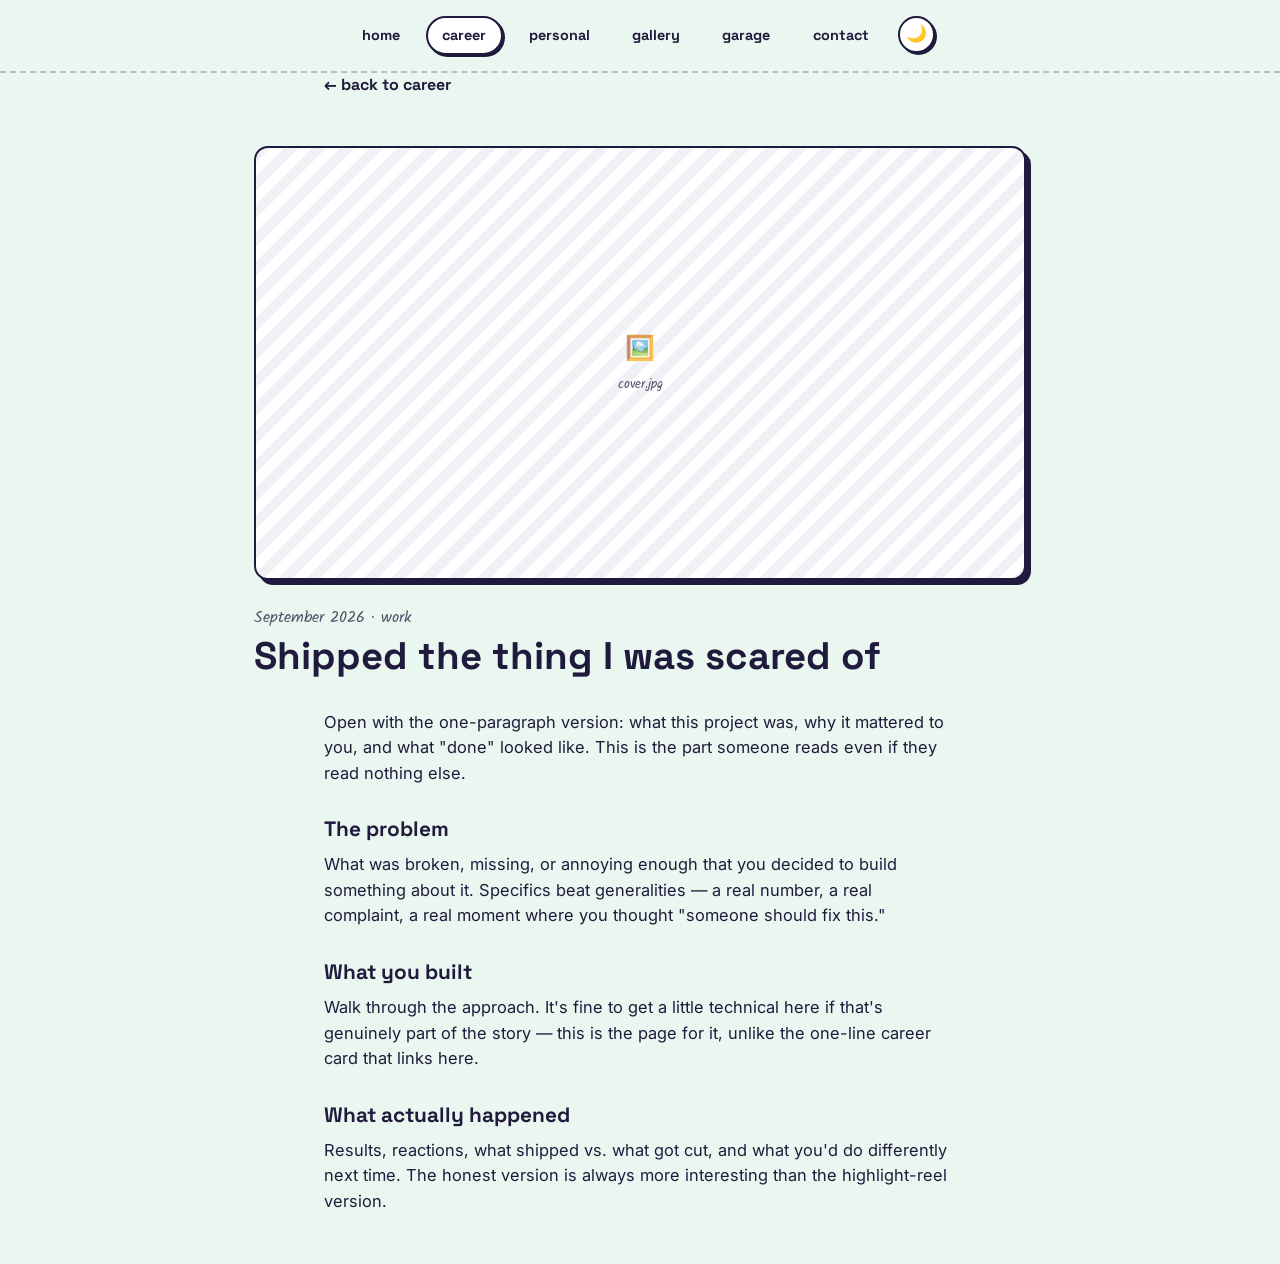
<file: posts/example-project.html>
<!DOCTYPE html>
<html lang="en">
<head>
<meta charset="UTF-8">
<meta name="viewport" content="width=device-width, initial-scale=1.0">
<script>
(function () {
  try {
    var t = localStorage.getItem('theme') || (window.matchMedia('(prefers-color-scheme: dark)').matches ? 'dark' : 'light');
    document.documentElement.setAttribute('data-theme', t);
  } catch (e) {}
})();
</script>
<title>Shipped the thing I was scared of — Your Name</title>
<link rel="preconnect" href="https://fonts.googleapis.com">
<link href="https://fonts.googleapis.com/css2?family=Space+Grotesk:wght@500;700&family=Inter:wght@400;500;600&family=Kalam:wght@400;700&display=swap" rel="stylesheet">
<link rel="stylesheet" href="../style.css">
</head>
<body>
<div id="transition-overlay"></div>
<script>
(function () {
  try {
    var reduce = window.matchMedia('(prefers-reduced-motion: reduce)').matches;
    if (!reduce && sessionStorage.getItem('pt-nav') === '1') {
      document.getElementById('transition-overlay').classList.add('is-covering');
    } else {
      sessionStorage.removeItem('pt-nav');
    }
  } catch (e) {}
})();
</script>
<div class="page">

  <nav class="site-nav">
    <a href="../index.html" class="nav-tab">home</a>
    <a href="../career.html" class="nav-tab active">career</a>
    <a href="../personal.html" class="nav-tab">personal</a>
    <a href="../gallery.html" class="nav-tab">gallery</a>
    <a href="../garage.html" class="nav-tab">garage</a>
    <a href="../contact.html" class="nav-tab">contact</a>
    <button id="theme-toggle" class="theme-toggle" aria-label="Switch to dark mode">🌙</button>
  </nav>

  <a class="back-link" href="../career.html">← back to career</a>

  <!-- ======================================================
       This is the template for a full write-up behind a
       "Read the full story →" link on career.html. Duplicate
       this file for each project, rename it, and link to it
       from the matching .role block.

       The cover image is a placeholder div below — swap it for:
         <img src="../images/posts/your-cover.jpg" alt="...">
  ======================================================= -->
  <header class="post-hero">
    <div class="post-cover">
      <div class="placeholder-fill" style="height:100%;">
        <span class="ph-icon">🖼️</span>
        <span>cover.jpg</span>
      </div>
    </div>
    <p class="post-meta">September 2026 · work</p>
    <h1>Shipped the thing I was scared of</h1>
  </header>

  <article class="post-body">
    <p>Open with the one-paragraph version: what this project was, why it
      mattered to you, and what "done" looked like. This is the part
      someone reads even if they read nothing else.</p>

    <h2>The problem</h2>
    <p>What was broken, missing, or annoying enough that you decided to
      build something about it. Specifics beat generalities — a real
      number, a real complaint, a real moment where you thought "someone
      should fix this."</p>

    <h2>What you built</h2>
    <p>Walk through the approach. It's fine to get a little technical
      here if that's genuinely part of the story — this is the page for
      it, unlike the one-line career card that links here.</p>

    <h2>What actually happened</h2>
    <p>Results, reactions, what shipped vs. what got cut, and what you'd
      do differently next time. The honest version is always more
      interesting than the highlight-reel version.</p>
  </article>

</div>
<script src="../script.js"></script>
</body>
</html>
</file>
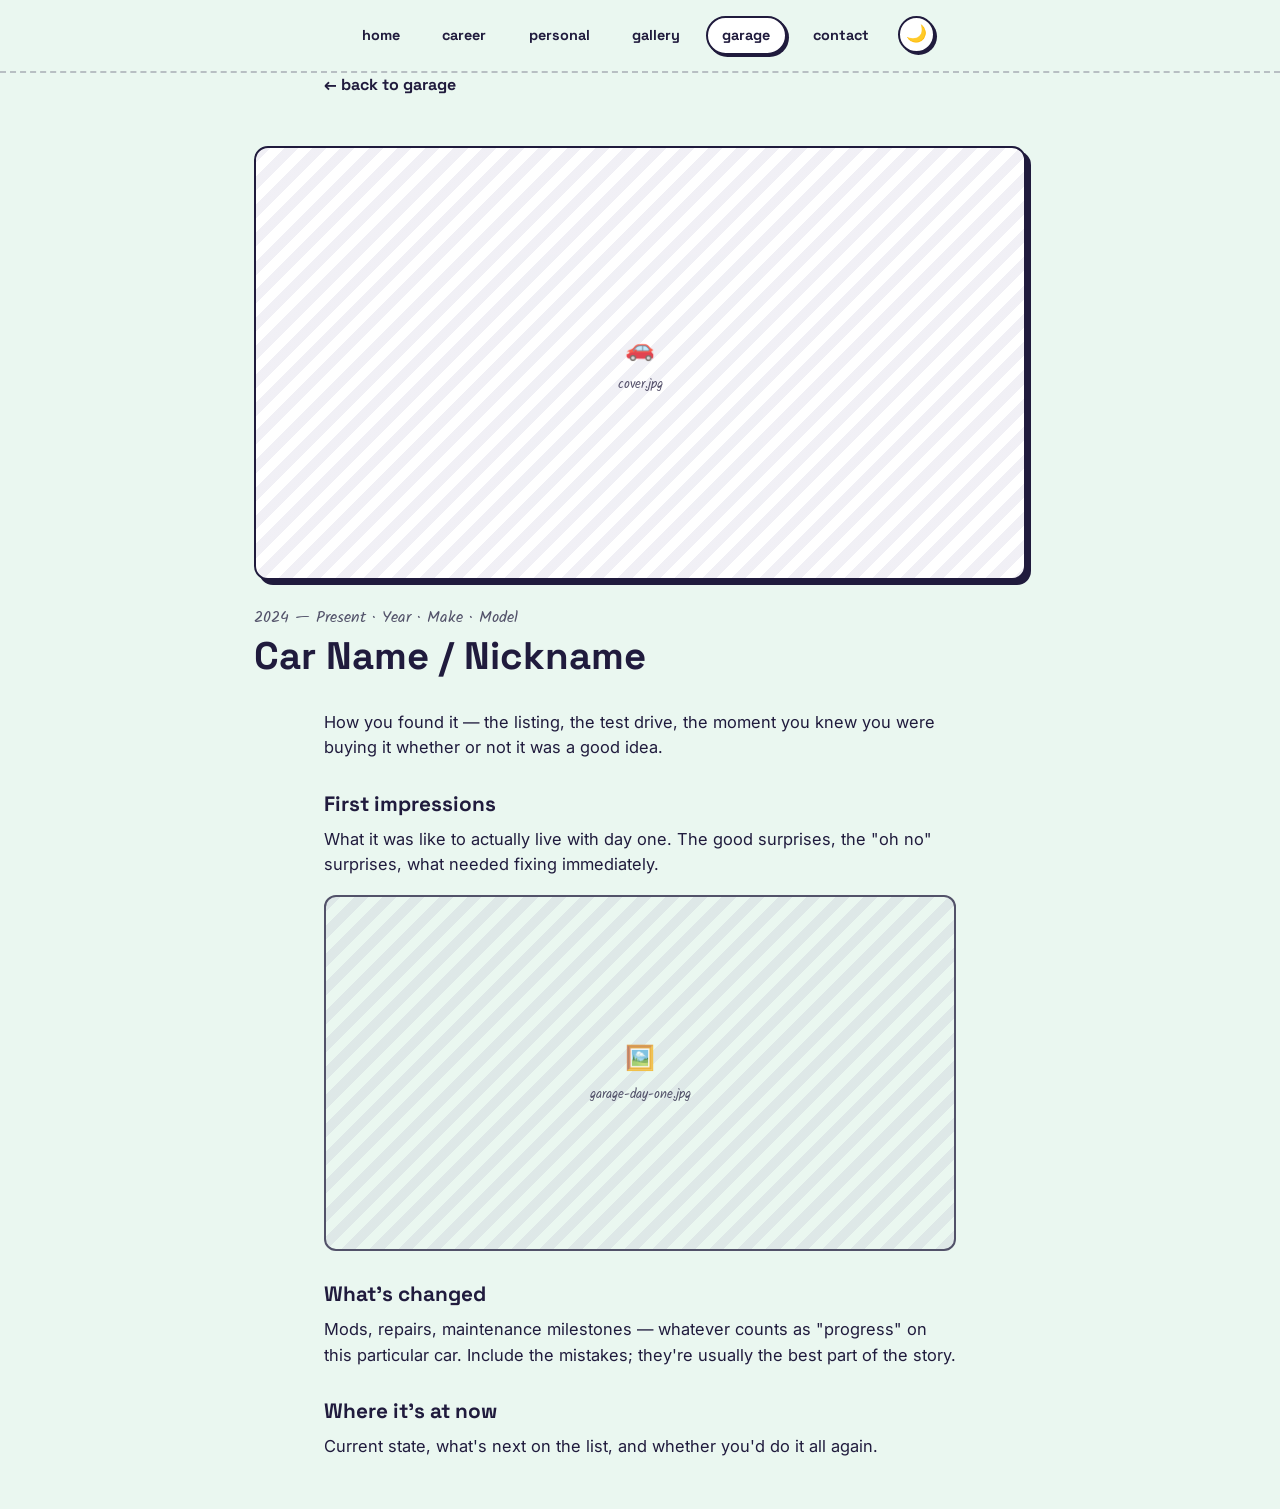
<file: posts/first-car.html>
<!DOCTYPE html>
<html lang="en">
<head>
<meta charset="UTF-8">
<meta name="viewport" content="width=device-width, initial-scale=1.0">
<script>
(function () {
  try {
    var t = localStorage.getItem('theme') || (window.matchMedia('(prefers-color-scheme: dark)').matches ? 'dark' : 'light');
    document.documentElement.setAttribute('data-theme', t);
  } catch (e) {}
})();
</script>
<title>Car Name / Nickname — Your Name</title>
<link rel="preconnect" href="https://fonts.googleapis.com">
<link href="https://fonts.googleapis.com/css2?family=Space+Grotesk:wght@500;700&family=Inter:wght@400;500;600&family=Kalam:wght@400;700&display=swap" rel="stylesheet">
<link rel="stylesheet" href="../style.css">
</head>
<body>
<div id="transition-overlay"></div>
<script>
(function () {
  try {
    var reduce = window.matchMedia('(prefers-reduced-motion: reduce)').matches;
    if (!reduce && sessionStorage.getItem('pt-nav') === '1') {
      document.getElementById('transition-overlay').classList.add('is-covering');
    } else {
      sessionStorage.removeItem('pt-nav');
    }
  } catch (e) {}
})();
</script>
<div class="page">

  <nav class="site-nav">
    <a href="../index.html" class="nav-tab">home</a>
    <a href="../career.html" class="nav-tab">career</a>
    <a href="../personal.html" class="nav-tab">personal</a>
    <a href="../gallery.html" class="nav-tab">gallery</a>
    <a href="../garage.html" class="nav-tab active">garage</a>
    <a href="../contact.html" class="nav-tab">contact</a>
    <button id="theme-toggle" class="theme-toggle" aria-label="Switch to dark mode">🌙</button>
  </nav>

  <a class="back-link" href="../garage.html">← back to garage</a>

  <!-- ======================================================
       Template for a full car build/ownership story, linked
       from a .car-card on garage.html. Duplicate this file
       per car and swap the placeholder cover + inline images
       for real photos:
         <img src="../images/garage/your-photo.jpg" alt="...">
  ======================================================= -->
  <header class="post-hero">
    <div class="post-cover">
      <div class="placeholder-fill" style="height:100%;">
        <span class="ph-icon">🚗</span>
        <span>cover.jpg</span>
      </div>
    </div>
    <p class="post-meta">2024 — Present · Year · Make · Model</p>
    <h1>Car Name / Nickname</h1>
  </header>

  <article class="post-body">
    <p>How you found it — the listing, the test drive, the moment you
      knew you were buying it whether or not it was a good idea.</p>

    <h2>First impressions</h2>
    <p>What it was like to actually live with day one. The good
      surprises, the "oh no" surprises, what needed fixing immediately.</p>

    <!-- Drop in photos as you go — each one gets its own paragraph
         of context above or below it. -->
    <div class="placeholder-fill" style="aspect-ratio:16/9; border:2px solid var(--ink); border-radius:12px; margin:0.5rem 0 1.5rem;">
      <span class="ph-icon">🖼️</span>
      <span>garage-day-one.jpg</span>
    </div>

    <h2>What's changed</h2>
    <p>Mods, repairs, maintenance milestones — whatever counts as
      "progress" on this particular car. Include the mistakes; they're
      usually the best part of the story.</p>

    <h2>Where it's at now</h2>
    <p>Current state, what's next on the list, and whether you'd do it
      all again.</p>
  </article>

</div>
<script src="../script.js"></script>
</body>
</html>
</file>
<file: style.css>
:root {
  --paper: #EAF7F0;
  --ink: #201B3D;
  --card: #FFFFFF;
  --coral: #FF6F59;
  --yellow: #FFC857;
  --sky: #4CC9F0;
  --line: #201B3D;
  --max-width: 680px;
}

* { box-sizing: border-box; }

@media (prefers-reduced-motion: reduce) {
  *, *::before, *::after {
    animation-duration: 0.01ms !important;
    transition-duration: 0.01ms !important;
  }
}

body {
  margin: 0;
  background: var(--paper);
  color: var(--ink);
  font-family: 'Inter', sans-serif;
  line-height: 1.55;
  -webkit-font-smoothing: antialiased;
}

h1, h2 {
  font-family: 'Space Grotesk', sans-serif;
  line-height: 1.1;
  margin: 0;
}

/* ---------- Hero ---------- */

.hero {
  max-width: var(--max-width);
  margin: 0 auto;
  padding: 4.5rem 1.5rem 3rem;
  text-align: center;
}

.sticker {
  display: inline-block;
  font-family: 'Kalam', cursive;
  font-size: 0.95rem;
  background: var(--yellow);
  color: var(--ink);
  padding: 0.35rem 0.9rem;
  border: 2px solid var(--ink);
  border-radius: 999px;
  transform: rotate(-3deg);
  margin-bottom: 1.5rem;
}

.hero h1 {
  font-size: clamp(2.2rem, 6vw, 3.2rem);
  font-weight: 700;
}

.highlight {
  position: relative;
  white-space: nowrap;
}

.highlight::after {
  content: "";
  position: absolute;
  left: -2%;
  right: -2%;
  bottom: 0.08em;
  height: 0.32em;
  background: var(--coral);
  z-index: -1;
  transform: rotate(-1deg);
  opacity: 0.55;
}

.tagline {
  font-size: 1.05rem;
  max-width: 46ch;
  margin: 1.2rem auto 0;
  color: var(--ink);
}

.hero-actions {
  display: flex;
  gap: 0.9rem;
  justify-content: center;
  margin-top: 2rem;
  flex-wrap: wrap;
}

.btn {
  font-family: 'Space Grotesk', sans-serif;
  font-weight: 700;
  font-size: 0.95rem;
  padding: 0.7rem 1.3rem;
  border-radius: 10px;
  border: 2px solid var(--ink);
  background: var(--sky);
  color: var(--ink);
  cursor: pointer;
  text-decoration: none;
  display: inline-block;
  box-shadow: 3px 3px 0 var(--ink);
  transition: transform 0.15s ease, box-shadow 0.15s ease;
}

.btn:hover {
  transform: translate(-2px, -2px);
  box-shadow: 5px 5px 0 var(--ink);
}

.btn:active {
  transform: translate(0, 0);
  box-shadow: 1px 1px 0 var(--ink);
}

.btn-ghost {
  background: transparent;
  box-shadow: none;
}

.btn-ghost:hover {
  box-shadow: none;
  background: rgba(32, 27, 61, 0.06);
}

/* ---------- Timeline ---------- */

.timeline {
  max-width: var(--max-width);
  margin: 0 auto;
  padding: 1rem 1.5rem 4rem;
  position: relative;
}

.timeline::before {
  content: "";
  position: absolute;
  top: 0;
  bottom: 0;
  left: 1.9rem;
  width: 3px;
  background: var(--ink);
  opacity: 0.15;
}

.entry {
  position: relative;
  padding-left: 3.6rem;
  margin-bottom: 2.4rem;
}

.dot {
  position: absolute;
  left: 1.15rem;
  top: 0.4rem;
  width: 18px;
  height: 18px;
  border-radius: 50%;
  border: 3px solid var(--ink);
  background: var(--paper);
}

.entry[data-tag="work"] .dot { background: var(--sky); }
.entry[data-tag="life"] .dot { background: var(--coral); }
.entry[data-tag="win"] .dot { background: var(--yellow); }

.card {
  background: var(--card);
  border: 2px solid var(--ink);
  border-radius: 12px;
  padding: 1.3rem 1.4rem;
  box-shadow: 4px 4px 0 var(--ink);
  transition: transform 0.18s ease, box-shadow 0.18s ease;
}

.entry:nth-child(odd) .card { transform: rotate(-0.6deg); }
.entry:nth-child(even) .card { transform: rotate(0.6deg); }

.card:hover {
  transform: rotate(0deg) translateY(-2px);
  box-shadow: 6px 6px 0 var(--ink);
}

.card.pulse {
  animation: pulse 0.6s ease;
}

@keyframes pulse {
  0% { box-shadow: 0 0 0 0 rgba(255, 111, 89, 0.6); }
  100% { box-shadow: 6px 6px 0 var(--ink); }
}

.chip {
  display: inline-block;
  font-family: 'Space Grotesk', sans-serif;
  font-size: 0.78rem;
  font-weight: 700;
  background: var(--paper);
  border: 1.5px solid var(--ink);
  border-radius: 999px;
  padding: 0.15rem 0.6rem;
  margin-bottom: 0.6rem;
}

time {
  display: block;
  font-family: 'Kalam', cursive;
  font-size: 0.95rem;
  opacity: 0.75;
  margin-bottom: 0.3rem;
}

.card h2 {
  font-size: 1.25rem;
  margin-bottom: 0.5rem;
}

.card p {
  margin: 0;
  font-size: 0.98rem;
}

/* ---------- Footer ---------- */

.footer {
  text-align: center;
  padding: 3rem 1.5rem 4rem;
  border-top: 2px dashed rgba(32, 27, 61, 0.25);
  max-width: var(--max-width);
  margin: 0 auto;
}

.links {
  display: flex;
  gap: 1.2rem;
  justify-content: center;
  margin: 0.8rem 0 1.5rem;
  font-family: 'Space Grotesk', sans-serif;
  font-weight: 700;
}

.links a {
  color: var(--ink);
  text-decoration: none;
  border-bottom: 2px solid var(--coral);
}

.links a:hover {
  color: var(--coral);
}

.fine-print {
  font-size: 0.85rem;
  opacity: 0.6;
}

/* ---------- Mobile ---------- */

@media (max-width: 480px) {
  .timeline::before { left: 1.4rem; }
  .dot { left: 0.65rem; }
  .entry { padding-left: 2.8rem; }
}

/* ==========================================================
   SITE NAV
========================================================== */

.site-nav {
  position: sticky;
  top: 0;
  z-index: 20;
  display: flex;
  justify-content: center;
  gap: 0.6rem;
  flex-wrap: wrap;
  padding: 1rem 1.5rem;
  background: var(--paper);
  border-bottom: 2px dashed rgba(32, 27, 61, 0.25);
}

.nav-tab {
  font-family: 'Space Grotesk', sans-serif;
  font-weight: 700;
  font-size: 0.9rem;
  color: var(--ink);
  text-decoration: none;
  padding: 0.4rem 0.9rem;
  border-radius: 999px;
  border: 2px solid transparent;
  transition: border-color 0.15s ease, background 0.15s ease;
}

.nav-tab:hover {
  background: rgba(32, 27, 61, 0.06);
}

.nav-tab.active {
  border-color: var(--ink);
  background: var(--card);
  box-shadow: 2px 2px 0 var(--ink);
}

/* ==========================================================
   YEAR NAV (horizontal, above the vertical timeline)
========================================================== */

.year-nav-wrap {
  max-width: var(--max-width);
  margin: 0 auto;
  padding: 0 1.5rem;
}

.year-nav {
  display: flex;
  gap: 0.7rem;
  overflow-x: auto;
  padding-bottom: 1.5rem;
  scrollbar-width: thin;
}

.year-pill {
  flex: 0 0 auto;
  font-family: 'Space Grotesk', sans-serif;
  font-weight: 700;
  font-size: 1rem;
  background: var(--card);
  color: var(--ink);
  border: 2px solid var(--ink);
  border-radius: 999px;
  padding: 0.45rem 1.1rem;
  cursor: pointer;
  box-shadow: 3px 3px 0 var(--ink);
  transition: transform 0.15s ease, box-shadow 0.15s ease, background 0.15s ease;
}

.year-pill:hover {
  transform: translate(-1px, -1px);
  box-shadow: 4px 4px 0 var(--ink);
}

.year-pill.active {
  background: var(--yellow);
  transform: translate(-1px, -1px);
  box-shadow: 4px 4px 0 var(--ink);
}

/* offset so a jumped-to entry isn't hidden under the sticky nav */
.entry {
  scroll-margin-top: 5.5rem;
}

/* ==========================================================
   SHARED SUB-PAGE LAYOUT (career / personal / contact)
========================================================== */

.page-header {
  max-width: var(--max-width);
  margin: 0 auto;
  padding: 3.5rem 1.5rem 1rem;
  text-align: center;
}

.page-header h1 {
  font-size: clamp(2rem, 5vw, 2.6rem);
  margin-top: 1rem;
}

.sticker-sky { background: var(--sky); }
.sticker-coral { background: var(--coral); color: #fff; }
.sticker-yellow { background: var(--yellow); }

.page-content {
  max-width: var(--max-width);
  margin: 0 auto;
  padding: 1.5rem 1.5rem 4rem;
}

/* ---------- Career page ---------- */

.role {
  border: 2px solid var(--ink);
  border-radius: 12px;
  background: var(--card);
  box-shadow: 4px 4px 0 var(--ink);
  padding: 1.3rem 1.4rem;
  margin-bottom: 1.6rem;
}

.role-head {
  display: flex;
  justify-content: space-between;
  align-items: baseline;
  gap: 1rem;
  flex-wrap: wrap;
}

.role-head h2 {
  font-size: 1.2rem;
}

.role-head time {
  font-family: 'Kalam', cursive;
  opacity: 0.75;
  white-space: nowrap;
}

.role-company {
  font-weight: 600;
  margin: 0.2rem 0 0.8rem;
  opacity: 0.85;
}

.role-points {
  margin: 0;
  padding-left: 1.2rem;
}

.role-points li {
  margin-bottom: 0.4rem;
}

.skills-section {
  margin-top: 2.5rem;
}

.tag-cloud {
  display: flex;
  flex-wrap: wrap;
  gap: 0.6rem;
  margin-top: 1rem;
}

.tag-cloud .chip {
  margin-bottom: 0;
}

/* ---------- Personal page ---------- */

.now-grid {
  display: grid;
  grid-template-columns: repeat(3, 1fr);
  gap: 1rem;
  margin-bottom: 2.5rem;
}

.now-card {
  border: 2px solid var(--ink);
  border-radius: 12px;
  background: var(--card);
  box-shadow: 3px 3px 0 var(--ink);
  padding: 1rem;
  text-align: center;
}

.now-card p {
  margin: 0.6rem 0 0;
  font-weight: 600;
}

.hobbies-section h2 {
  margin-bottom: 1rem;
}

.hobby {
  border-left: 3px solid var(--coral);
  padding-left: 1rem;
  margin-bottom: 1.4rem;
}

.hobby h3 {
  font-family: 'Space Grotesk', sans-serif;
  margin: 0 0 0.3rem;
  font-size: 1.05rem;
}

.hobby p {
  margin: 0;
}

/* ---------- Contact page ---------- */

.contact-grid {
  display: grid;
  grid-template-columns: repeat(3, 1fr);
  gap: 1rem;
  margin-bottom: 2rem;
}

.contact-card {
  display: block;
  text-decoration: none;
  color: var(--ink);
  border: 2px solid var(--ink);
  border-radius: 12px;
  background: var(--card);
  box-shadow: 4px 4px 0 var(--ink);
  padding: 1.3rem 1rem;
  text-align: center;
  transition: transform 0.15s ease, box-shadow 0.15s ease;
}

.contact-card:hover {
  transform: translateY(-2px);
  box-shadow: 6px 6px 0 var(--ink);
}

.contact-card p {
  margin: 0.6rem 0 0;
  font-weight: 600;
  word-break: break-word;
}

.contact-note {
  text-align: center;
  opacity: 0.8;
}

/* ---------- Mobile: sub-page grids stack ---------- */

@media (max-width: 600px) {
  .now-grid,
  .contact-grid {
    grid-template-columns: 1fr;
  }
}

/* ==========================================================
   PAGE TRANSITIONS
   A fixed black overlay sits above everything (see the
   #transition-overlay div right after <body>). It grows from
   a thin horizontal line into full coverage when leaving a
   page, and shrinks back into a line and disappears when a
   new page arrives — like a screen wiping to black and back.
========================================================== */

#transition-overlay {
  position: fixed;
  inset: 0;
  background: #05040a;
  transform: scaleY(0);
  transform-origin: center;
  z-index: 9999;
  pointer-events: none;
}

/* Applied instantly (no transition) by the inline snippet at the
   top of <body>, before first paint, so an incoming page starts
   fully covered rather than flashing its real content first. */
#transition-overlay.is-covering {
  transform: scaleY(1);
}

/* Added a frame later to animate the cover away, revealing the page. */
#transition-overlay.is-revealing {
  transition: transform 0.42s cubic-bezier(0.65, 0, 0.35, 1);
  transform: scaleY(0);
}

/* Added on nav-tab click, growing the line into full coverage
   before the actual navigation happens. */
#transition-overlay.is-hiding {
  transition: transform 0.38s cubic-bezier(0.65, 0, 0.35, 1);
  transform: scaleY(1);
}

/* Block clicks on whatever's underneath while the wipe is covering
   the screen; otherwise let clicks pass straight through. */
#transition-overlay.is-covering,
#transition-overlay.is-hiding {
  pointer-events: auto;
}

/* ==========================================================
   DARK MODE
   Toggled by adding data-theme="dark" to <html> (see the
   inline script in <head> of every page, which also reads the
   saved preference before first paint so there's no flash).
========================================================== */

html[data-theme="dark"] {
  --paper: #14121f;
  --ink: #EDE9FB;
  --card: #211d38;
  --coral: #FF8A72;
  --yellow: #FFD166;
  --sky: #63D2F5;
}

body {
  transition: background-color 0.25s ease, color 0.25s ease;
}

html[data-theme="dark"] .sticker-coral { color: #14121f; }

html[data-theme="dark"] .lightbox { background: rgba(0, 0, 0, 0.94); }

.theme-toggle {
  font-size: 1.05rem;
  line-height: 1;
  background: var(--card);
  color: var(--ink);
  border: 2px solid var(--ink);
  border-radius: 999px;
  width: 2.3rem;
  height: 2.3rem;
  display: inline-flex;
  align-items: center;
  justify-content: center;
  cursor: pointer;
  box-shadow: 2px 2px 0 var(--ink);
  transition: transform 0.15s ease, box-shadow 0.15s ease;
  margin-left: 0.2rem;
}

.theme-toggle:hover {
  transform: translate(-1px, -1px);
  box-shadow: 3px 3px 0 var(--ink);
}

.theme-toggle:active {
  transform: translate(0, 0);
  box-shadow: 1px 1px 0 var(--ink);
}

/* ==========================================================
   TAG FILTER (home page timeline)
========================================================== */

.tag-filter {
  display: flex;
  gap: 0.6rem;
  flex-wrap: wrap;
  justify-content: center;
  margin-bottom: 1.4rem;
}

.filter-chip {
  font-family: 'Space Grotesk', sans-serif;
  font-weight: 700;
  font-size: 0.85rem;
  background: var(--card);
  color: var(--ink);
  border: 2px solid var(--ink);
  border-radius: 999px;
  padding: 0.35rem 0.9rem;
  cursor: pointer;
  box-shadow: 2px 2px 0 var(--ink);
  transition: transform 0.15s ease, box-shadow 0.15s ease, background 0.15s ease;
}

.filter-chip:hover {
  transform: translate(-1px, -1px);
  box-shadow: 3px 3px 0 var(--ink);
}

.filter-chip.active {
  background: var(--yellow);
}

.entry.is-hidden {
  display: none;
}

/* ==========================================================
   GALLERY PAGE
========================================================== */

.section-heading {
  max-width: var(--max-width);
  margin: 0 auto;
  padding: 0 1.5rem;
}

.section-heading h2 {
  font-size: 1.4rem;
  margin-bottom: 0.3rem;
}

.section-heading p {
  margin: 0 0 1.5rem;
  opacity: 0.8;
}

.gallery-grid {
  max-width: var(--max-width);
  margin: 0 auto 3rem;
  padding: 0 1.5rem;
  display: grid;
  grid-template-columns: repeat(auto-fill, minmax(150px, 1fr));
  gap: 0.9rem;
}

.gallery-item {
  position: relative;
  border: 2px solid var(--ink);
  border-radius: 12px;
  overflow: hidden;
  box-shadow: 4px 4px 0 var(--ink);
  cursor: pointer;
  aspect-ratio: 4 / 3;
  background: var(--card);
  transition: transform 0.15s ease, box-shadow 0.15s ease;
  padding: 0;
}

.gallery-item:hover {
  transform: translateY(-3px);
  box-shadow: 6px 6px 0 var(--ink);
}

.gallery-item img {
  width: 100%;
  height: 100%;
  object-fit: cover;
  display: block;
}

.placeholder-fill {
  width: 100%;
  height: 100%;
  display: flex;
  flex-direction: column;
  align-items: center;
  justify-content: center;
  gap: 0.4rem;
  padding: 0.8rem;
  text-align: center;
  background: repeating-linear-gradient(135deg, rgba(128, 120, 170, 0.15), rgba(128, 120, 170, 0.15) 10px, transparent 10px, transparent 20px);
  font-family: 'Kalam', cursive;
  font-size: 0.8rem;
  opacity: 0.75;
}

.placeholder-fill .ph-icon {
  font-size: 1.5rem;
}

.gallery-caption {
  position: absolute;
  left: 0;
  right: 0;
  bottom: 0;
  background: linear-gradient(transparent, rgba(0, 0, 0, 0.65));
  color: #fff;
  font-size: 0.78rem;
  font-weight: 600;
  padding: 1.2rem 0.6rem 0.4rem;
  font-family: 'Space Grotesk', sans-serif;
  opacity: 0;
  transition: opacity 0.15s ease;
}

.gallery-item:hover .gallery-caption,
.gallery-item:focus-visible .gallery-caption {
  opacity: 1;
}

.video-grid {
  max-width: var(--max-width);
  margin: 0 auto 3rem;
  padding: 0 1.5rem;
  display: grid;
  grid-template-columns: repeat(auto-fill, minmax(220px, 1fr));
  gap: 1.1rem;
}

.video-item {
  position: relative;
  border: 2px solid var(--ink);
  border-radius: 12px;
  overflow: hidden;
  box-shadow: 4px 4px 0 var(--ink);
  cursor: pointer;
  aspect-ratio: 16 / 9;
  background: var(--card);
  transition: transform 0.15s ease, box-shadow 0.15s ease;
  padding: 0;
}

.video-item:hover {
  transform: translateY(-3px);
  box-shadow: 6px 6px 0 var(--ink);
}

.video-item img {
  width: 100%;
  height: 100%;
  object-fit: cover;
  display: block;
}

.play-badge {
  position: absolute;
  inset: 0;
  display: flex;
  align-items: center;
  justify-content: center;
  background: rgba(20, 18, 31, 0.25);
}

.play-badge span {
  width: 3rem;
  height: 3rem;
  border-radius: 50%;
  background: var(--yellow);
  border: 2px solid var(--ink);
  display: flex;
  align-items: center;
  justify-content: center;
  font-size: 1.1rem;
  box-shadow: 2px 2px 0 var(--ink);
}

.video-caption {
  position: absolute;
  left: 0;
  right: 0;
  bottom: 0;
  background: linear-gradient(transparent, rgba(0, 0, 0, 0.7));
  color: #fff;
  font-size: 0.82rem;
  font-weight: 600;
  padding: 1.4rem 0.7rem 0.5rem;
  font-family: 'Space Grotesk', sans-serif;
}

/* ---------- Lightbox ---------- */

.lightbox {
  position: fixed;
  inset: 0;
  background: rgba(5, 4, 10, 0.9);
  display: flex;
  align-items: center;
  justify-content: center;
  z-index: 500;
  opacity: 0;
  pointer-events: none;
  transition: opacity 0.2s ease;
  padding: 3rem 1.5rem;
}

.lightbox.is-open {
  opacity: 1;
  pointer-events: auto;
}

.lightbox-content {
  max-width: min(90vw, 900px);
  width: 100%;
  position: relative;
  text-align: center;
}

.lightbox-media {
  max-width: 100%;
  max-height: 75vh;
  display: block;
  margin: 0 auto;
  border-radius: 10px;
  border: 3px solid #fff;
  background: #000;
}

.lightbox iframe.lightbox-media {
  width: 100%;
  aspect-ratio: 16 / 9;
  height: auto;
}

.lightbox-caption {
  color: #fff;
  margin-top: 1rem;
  font-family: 'Kalam', cursive;
  font-size: 1rem;
}

.lightbox-close,
.lightbox-prev,
.lightbox-next {
  position: absolute;
  background: var(--yellow);
  border: 2px solid var(--ink);
  border-radius: 50%;
  width: 2.4rem;
  height: 2.4rem;
  display: flex;
  align-items: center;
  justify-content: center;
  cursor: pointer;
  font-weight: 700;
  font-family: 'Space Grotesk', sans-serif;
  box-shadow: 2px 2px 0 var(--ink);
  transition: transform 0.15s ease, box-shadow 0.15s ease;
}

.lightbox-close:hover,
.lightbox-prev:hover,
.lightbox-next:hover {
  transform: translate(-1px, -1px);
  box-shadow: 3px 3px 0 var(--ink);
}

.lightbox-close {
  top: -1.1rem;
  right: -1.1rem;
}

.lightbox-prev {
  left: -1.1rem;
  top: 50%;
  transform: translateY(-50%);
}

.lightbox-next {
  right: -1.1rem;
  top: 50%;
  transform: translateY(-50%);
}

@media (max-width: 640px) {
  .lightbox-close { top: 0.5rem; right: 0.5rem; }
  .lightbox-prev { left: 0.5rem; }
  .lightbox-next { right: 0.5rem; }
}

/* ==========================================================
   GARAGE PAGE (car stories)
========================================================== */

.car-card {
  border: 2px solid var(--ink);
  border-radius: 14px;
  background: var(--card);
  box-shadow: 4px 4px 0 var(--ink);
  margin-bottom: 1.8rem;
  overflow: hidden;
}

.car-photo {
  width: 100%;
  aspect-ratio: 16 / 9;
  background: var(--paper);
}

.car-body {
  padding: 1.3rem 1.4rem;
}

.car-head {
  display: flex;
  justify-content: space-between;
  align-items: baseline;
  flex-wrap: wrap;
  gap: 0.6rem;
}

.car-head h2 {
  font-size: 1.25rem;
}

.car-head time {
  font-family: 'Kalam', cursive;
  opacity: 0.75;
  white-space: nowrap;
}

.car-sub {
  font-weight: 600;
  opacity: 0.85;
  margin: 0.2rem 0 0.8rem;
}

.read-more {
  display: inline-block;
  margin-top: 0.9rem;
  font-family: 'Space Grotesk', sans-serif;
  font-weight: 700;
  color: var(--ink);
  text-decoration: none;
  border-bottom: 2px solid var(--coral);
}

.read-more:hover {
  color: var(--coral);
}

/* ==========================================================
   BLOG-STYLE POST PAGES (/posts/*.html)
========================================================== */

.post-hero {
  max-width: 820px;
  margin: 0 auto;
  padding: 3rem 1.5rem 0;
}

.post-cover {
  width: 100%;
  aspect-ratio: 16 / 9;
  border: 2px solid var(--ink);
  border-radius: 14px;
  box-shadow: 5px 5px 0 var(--ink);
  overflow: hidden;
  margin-bottom: 1.6rem;
  background: var(--card);
}

.post-cover img {
  width: 100%;
  height: 100%;
  object-fit: cover;
  display: block;
}

.post-meta {
  font-family: 'Kalam', cursive;
  opacity: 0.75;
  margin: 0 0 0.3rem;
}

.post-hero h1 {
  font-size: clamp(1.8rem, 5vw, 2.4rem);
  margin-bottom: 0.5rem;
}

.post-body {
  max-width: 680px;
  margin: 0 auto;
  padding: 1.5rem 1.5rem 2rem;
  font-size: 1.03rem;
}

.post-body h2 {
  margin: 2rem 0 0.7rem;
  font-size: 1.3rem;
}

.post-body p {
  margin: 0 0 1.1rem;
}

.post-body img {
  width: 100%;
  border-radius: 12px;
  border: 2px solid var(--ink);
  margin: 0.5rem 0 1.5rem;
}

.back-link {
  display: block;
  max-width: 680px;
  margin: 0 auto;
  padding: 0 1.5rem;
  font-family: 'Space Grotesk', sans-serif;
  font-weight: 700;
  color: var(--ink);
  text-decoration: none;
}

.back-link:hover {
  color: var(--coral);
}

/* ---------- Mobile: new grids stack sensibly ---------- */

@media (max-width: 480px) {
  .gallery-grid { grid-template-columns: repeat(auto-fill, minmax(120px, 1fr)); }
}
</file>
